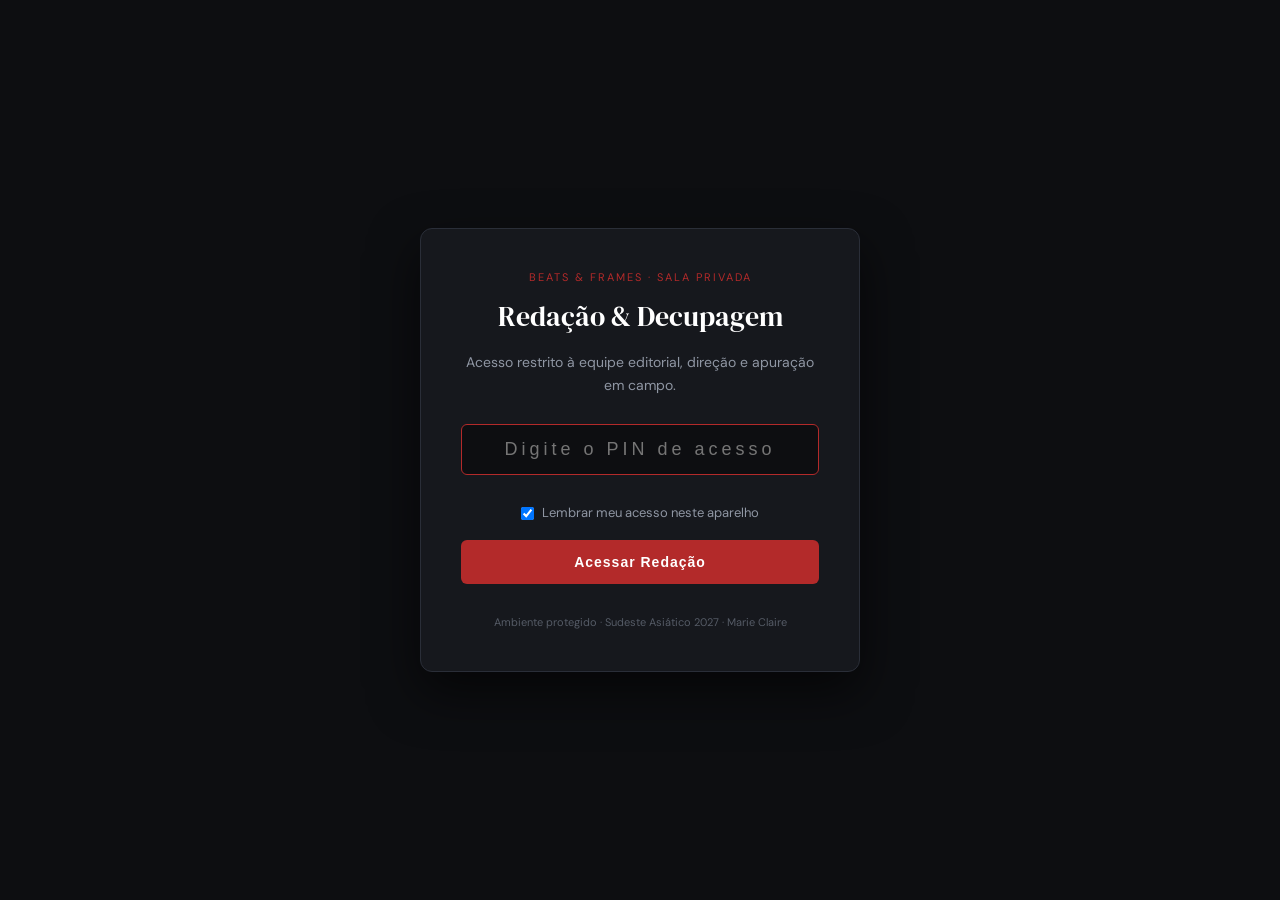
<file: redacao-privada/index.html>
<!DOCTYPE html>
<html lang="pt-BR">
<head>
<meta charset="utf-8">
<meta name="viewport" content="width=device-width, initial-scale=1">
<meta name="robots" content="noindex, nofollow, noarchive">
<title>Sala Editorial Privada · Beats & Frames</title>
<link rel="preconnect" href="https://fonts.googleapis.com">
<link rel="preconnect" href="https://fonts.gstatic.com" crossorigin>
<link rel="stylesheet" href="https://fonts.googleapis.com/css2?family=Cormorant+Garamond:ital,wght@0,500..700;1,500..700&family=DM+Sans:ital,wght@0,400..700;1,400..700&family=DM+Serif+Display:ital@0;1&display=swap">
<link rel="stylesheet" href="redacao.css">
</head>
<body class="theme-paper">

<!-- GATE DE ACESSO PRIVADO -->
<div id="gate" class="gate-overlay">
  <div class="gate-box">
    <p class="gate-eyebrow">BEATS & FRAMES · SALA PRIVADA</p>
    <h1 class="gate-title">Redação & Decupagem</h1>
    <p class="gate-sub">Acesso restrito à equipe editorial, direção e apuração em campo.</p>
    <form id="gate-form" onsubmit="event.preventDefault(); verificarPin();">
      <input type="password" id="pin-input" placeholder="Digite o PIN de acesso" autocomplete="off" autofocus>
      <label style="display: flex; align-items: center; justify-content: center; gap: 8px; margin: 12px 0 16px; font-size: 13px; color: #8f96a3; cursor: pointer;">
        <input type="checkbox" id="lembrar-dispositivo" checked> Lembrar meu acesso neste aparelho
      </label>
      <button type="submit" id="btn-entrar">Acessar Redação</button>
      <p id="pin-erro" class="gate-error" style="display: none;">PIN incorreto. Tente novamente.</p>
    </form>
    <p class="gate-footer">Ambiente protegido · Sudeste Asiático 2027 · Marie Claire</p>
  </div>
</div>

<!-- CABEÇALHO EDITORIAL -->
<header id="app-header" class="header" style="display: none;">
  <div class="header-inner">
    <div class="brand">
      <span class="brand-sub">BEATS & FRAMES · SALA DE REDAÇÃO</span>
      <h2 class="brand-title">Ambiente de Decupagem & Roteiros</h2>
    </div>
    <div class="header-controls">
      <button id="theme-toggle" class="btn-secondary" onclick="alternarTema()">Modo Dark / Papel</button>
      <button id="btn-sair" class="btn-secondary" onclick="sair()">Bloquear</button>
    </div>
  </div>
  
  <!-- BARRA DE SELEÇÃO DE PAUTAS -->
  <nav class="pautas-bar" id="pautas-nav">
    <div class="pautas-scroll" id="pautas-list">
      <!-- Injetado via JS -->
    </div>
  </nav>
</header>

<!-- CONTEÚDO PRINCIPAL -->
<main id="app-main" class="main-content" style="display: none;">
  <div class="content-container">
    
    <!-- METADADOS DA PAUTA ATIVA -->
    <div class="pauta-header">
      <div class="pauta-meta">
        <span class="badge" id="pauta-badge">PAUTA 01 · TAILÂNDIA</span>
        <span class="pauta-data" id="pauta-data">Atualizado automaticamente</span>
      </div>
      <h1 class="pauta-titulo" id="pauta-titulo">Carregando...</h1>
      <p class="pauta-sub" id="pauta-sub"></p>
    </div>

    <!-- ABAS EDITORIAIS -->
    <div class="tabs-bar">
      <button class="tab-btn active" onclick="mudarAba('reportagem')">📰 Reportagem Escrita</button>
      <button class="tab-btn" onclick="mudarAba('podcast')">🎙️ Roteiro de Podcast</button>
      <button class="tab-btn" onclick="mudarAba('video')">🎬 Roteiro de Vídeo (2 Colunas)</button>
      <button class="tab-btn" onclick="mudarAba('aspas')">💎 Aspas de Ouro & Decupagem</button>
      <button class="tab-btn" onclick="mudarAba('transcricao')">📝 Transcrição Integral</button>
    </div>

    <!-- PAINEL 1: REPORTAGEM ESCRITA -->
    <section id="panel-reportagem" class="panel active">
      <div class="editorial-paper">
        <div class="panel-toolbar">
          <span class="panel-tip">💡 Formato longform para texto impresso e digital</span>
          <button class="btn-copy" onclick="copiarConteudo('texto-reportagem')">Copiar Texto</button>
        </div>
        <article id="texto-reportagem" class="prose"></article>
      </div>
    </section>

    <!-- PAINEL 2: ROTEIRO DE PODCAST -->
    <section id="panel-podcast" class="panel">
      <div class="editorial-paper">
        <div class="panel-toolbar">
          <span class="panel-tip">🎙️ Formato narrativo com minutagem de sonoras e sound design</span>
          <button class="btn-copy" onclick="copiarConteudo('texto-podcast')">Copiar Roteiro</button>
        </div>
        <div id="texto-podcast" class="podcast-layout"></div>
      </div>
    </section>

    <!-- PAINEL 3: ROTEIRO DE VÍDEO -->
    <section id="panel-video" class="panel">
      <div class="editorial-paper wide">
        <div class="panel-toolbar">
          <span class="panel-tip">🎬 Tabela de decupagem audiovisual (Áudio × Vídeo)</span>
          <button class="btn-copy" onclick="copiarConteudo('tabela-video')">Copiar Roteiro</button>
        </div>
        <div id="tabela-video" class="video-table-wrapper"></div>
      </div>
    </section>

    <!-- PAINEL 4: ASPAS DE OURO -->
    <section id="panel-aspas" class="panel">
      <div class="editorial-paper">
        <div class="panel-toolbar">
          <span class="panel-tip">💎 Melhores sonoras e declarações indexadas com timecode</span>
        </div>
        <div id="grid-aspas" class="aspas-grid"></div>
      </div>
    </section>

    <!-- PAINEL 5: TRANSCRIÇÃO INTEGRAL -->
    <section id="panel-transcricao" class="panel">
      <div class="editorial-paper">
        <div class="panel-toolbar">
          <span class="panel-tip">📝 Registro na íntegra palavra por palavra com timecodes</span>
          <button class="btn-copy" onclick="copiarConteudo('texto-transcricao')">Copiar Transcrição</button>
        </div>
        <div id="texto-transcricao" class="transcript-view"></div>
      </div>
    </section>

  </div>
</main>

<script src="redacao.js"></script>
</body>
</html>
</file>
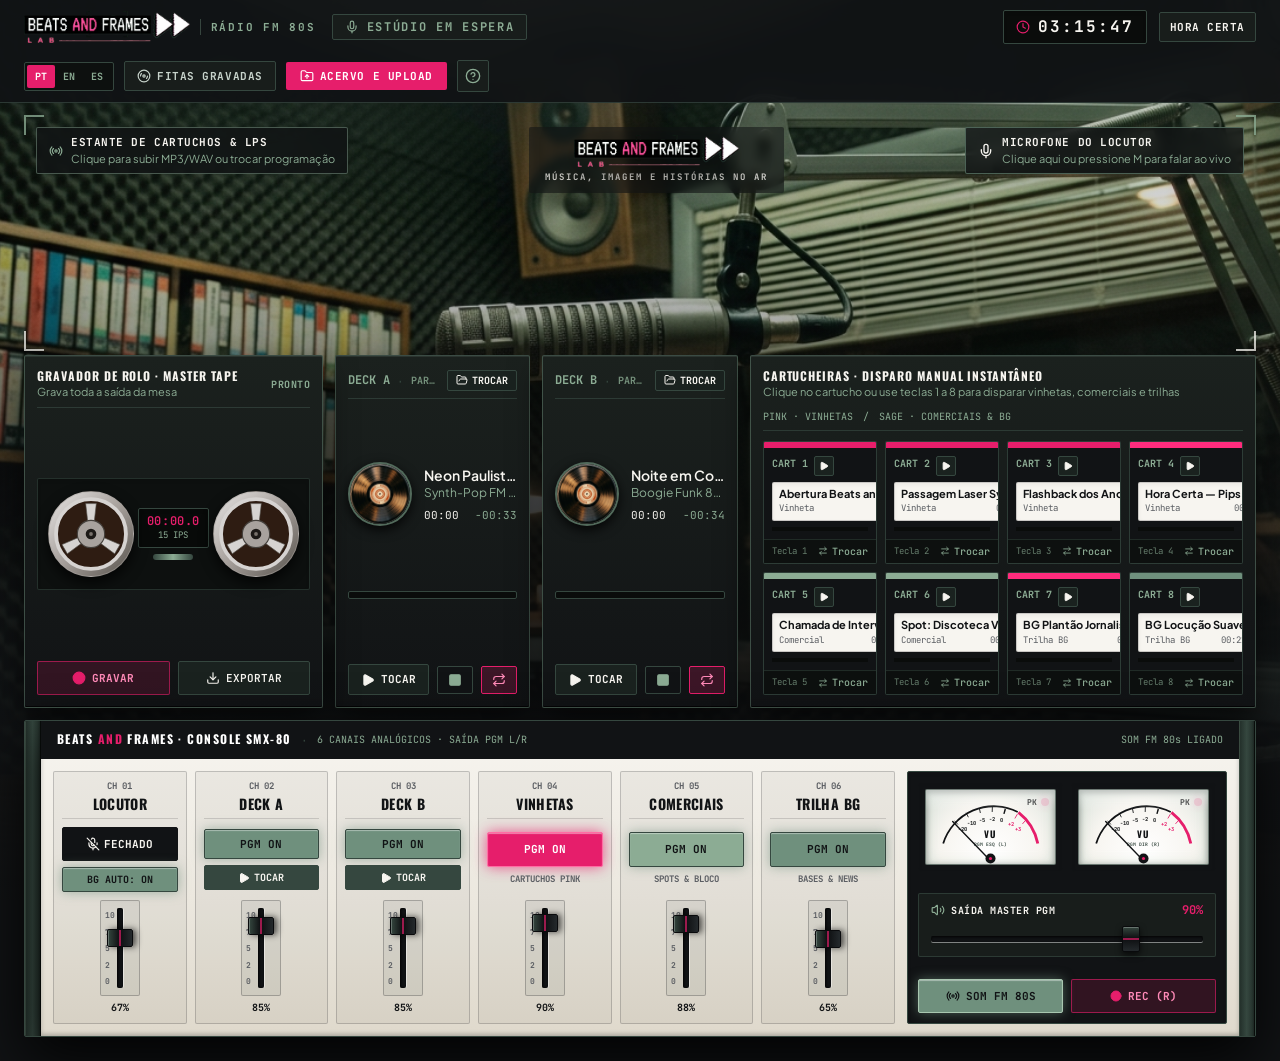
<file: studio-fm-80/index.html>
<!doctype html>
<html lang="pt-BR" class="dark">
  <head>
    <meta charset="UTF-8" />
    <meta name="viewport" content="width=device-width, initial-scale=1.0" />
    <title>Beats and Frames — Rádio Estúdio Anos 80</title>
    <meta
      name="description"
      content="Estúdio de rádio FM dos anos 80 da Beats and Frames em primeira pessoa: mesa analógica, cartucheiras manuais de vinhetas e comerciais, microfone ao vivo e exportação em WAV."
    />
    <meta property="og:title" content="Beats and Frames — Rádio Estúdio Anos 80" />
    <meta
      property="og:description"
      content="Música, imagem e histórias no ar. Comande a cabine de rádio FM dos anos 80 da Beats and Frames, dispare vinhetas e comerciais e exporte seu programa."
    />
    <meta property="og:type" content="website" />
    <meta name="twitter:card" content="summary_large_image" />
    <link rel="preconnect" href="https://fonts.googleapis.com" />
    <link rel="preconnect" href="https://fonts.gstatic.com" crossorigin />
    <link
      href="https://fonts.googleapis.com/css2?family=JetBrains+Mono:wght@400;500;600;700&family=Oswald:wght@500;600;700&family=Plus+Jakarta+Sans:wght@400;500;600;700&display=swap"
      rel="stylesheet"
    />
    <script type="module" crossorigin src="./assets/index-Ces9eYBI.js"></script>
    <link rel="stylesheet" crossorigin href="./assets/index-BSlgsQK_.css">
  </head>
  <body class="bg-[#111315] text-[#f7f5f0] antialiased selection:bg-[#e61e6b]/30 selection:text-white">
    <div id="root"></div>
  </body>
</html>
</file>
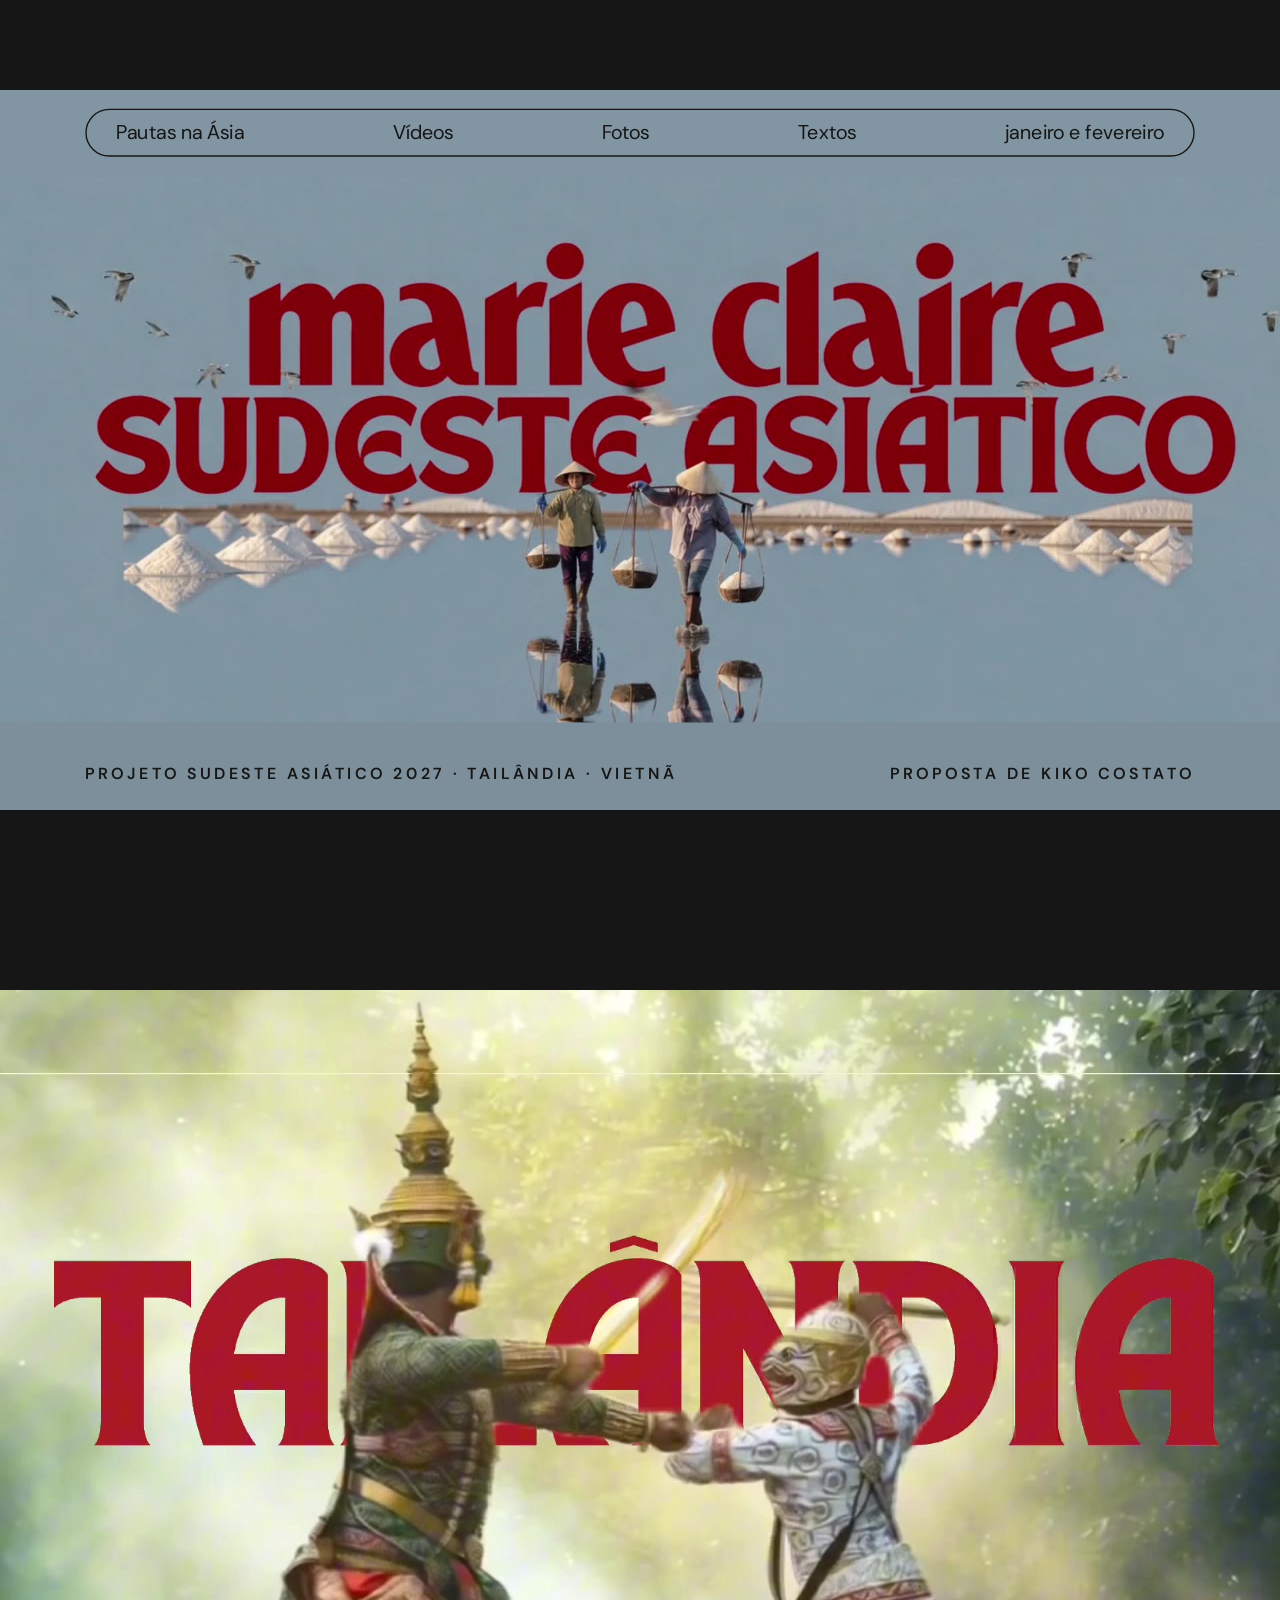
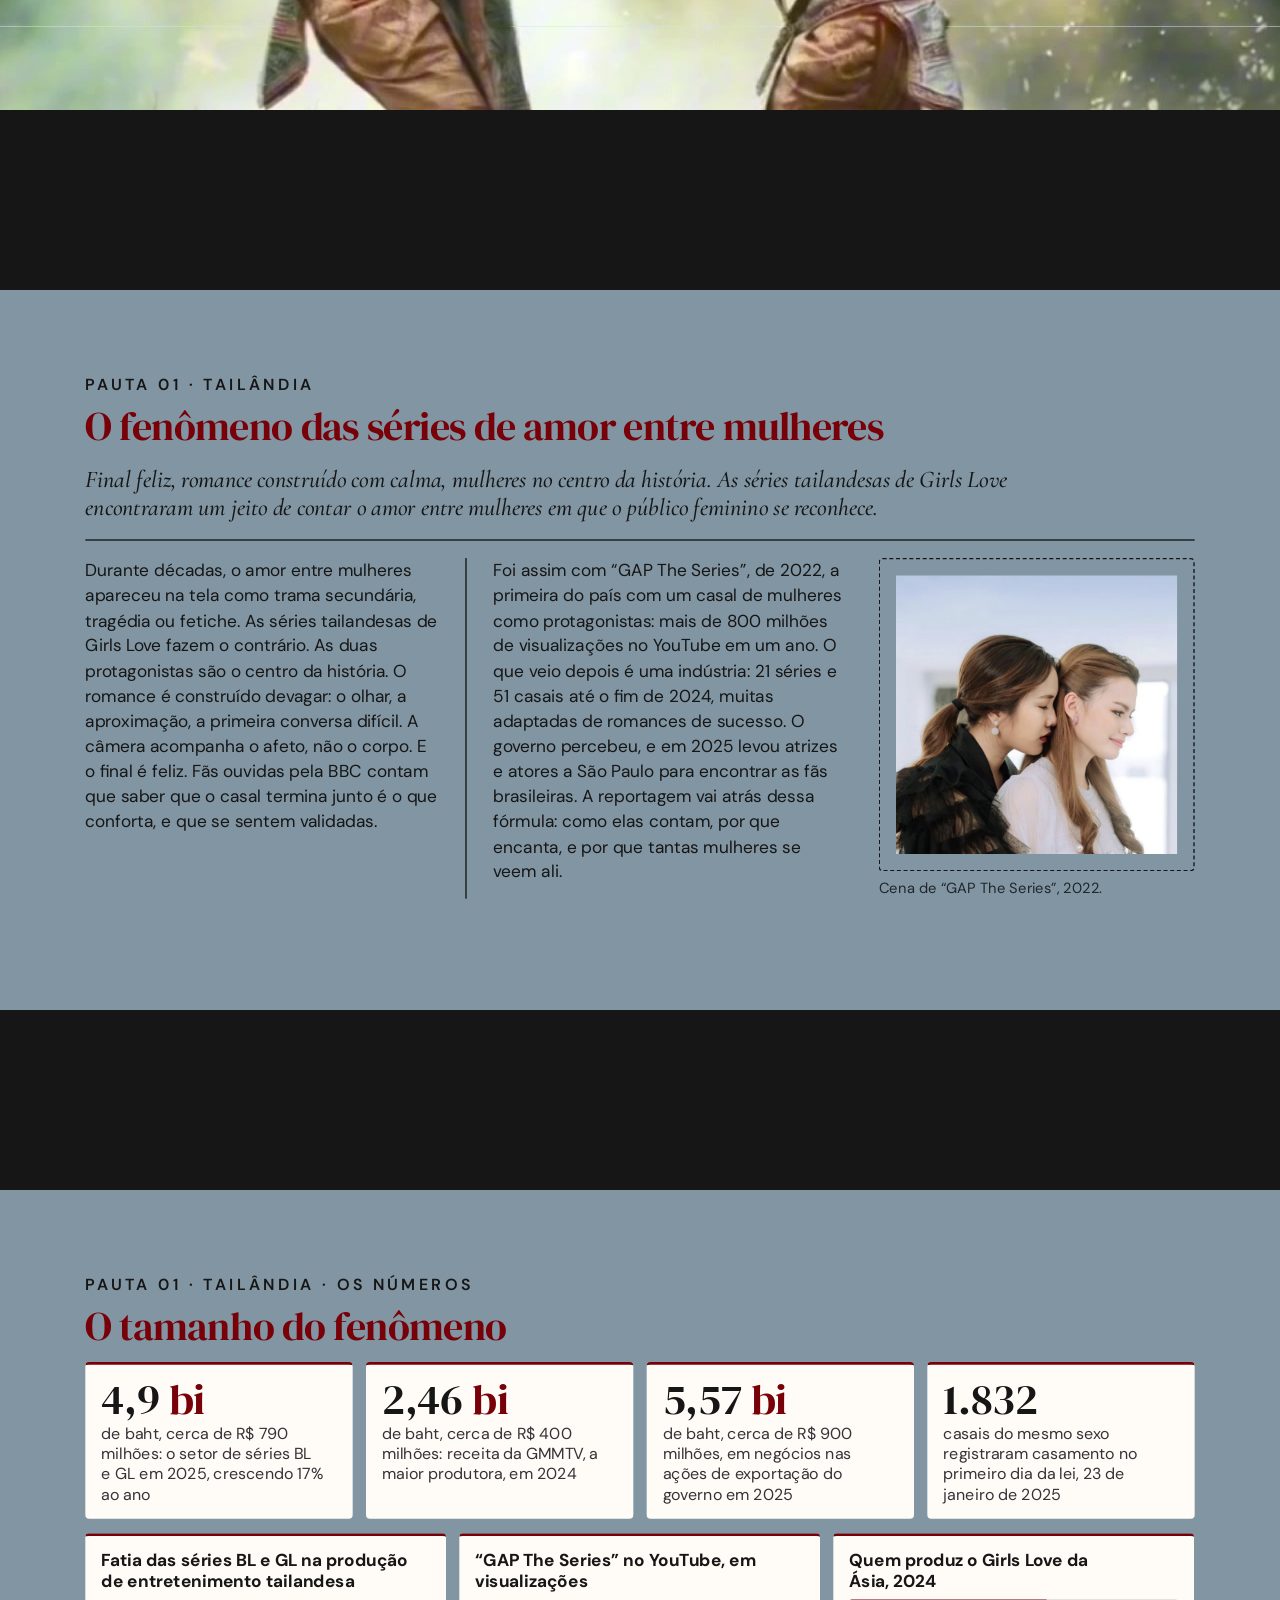
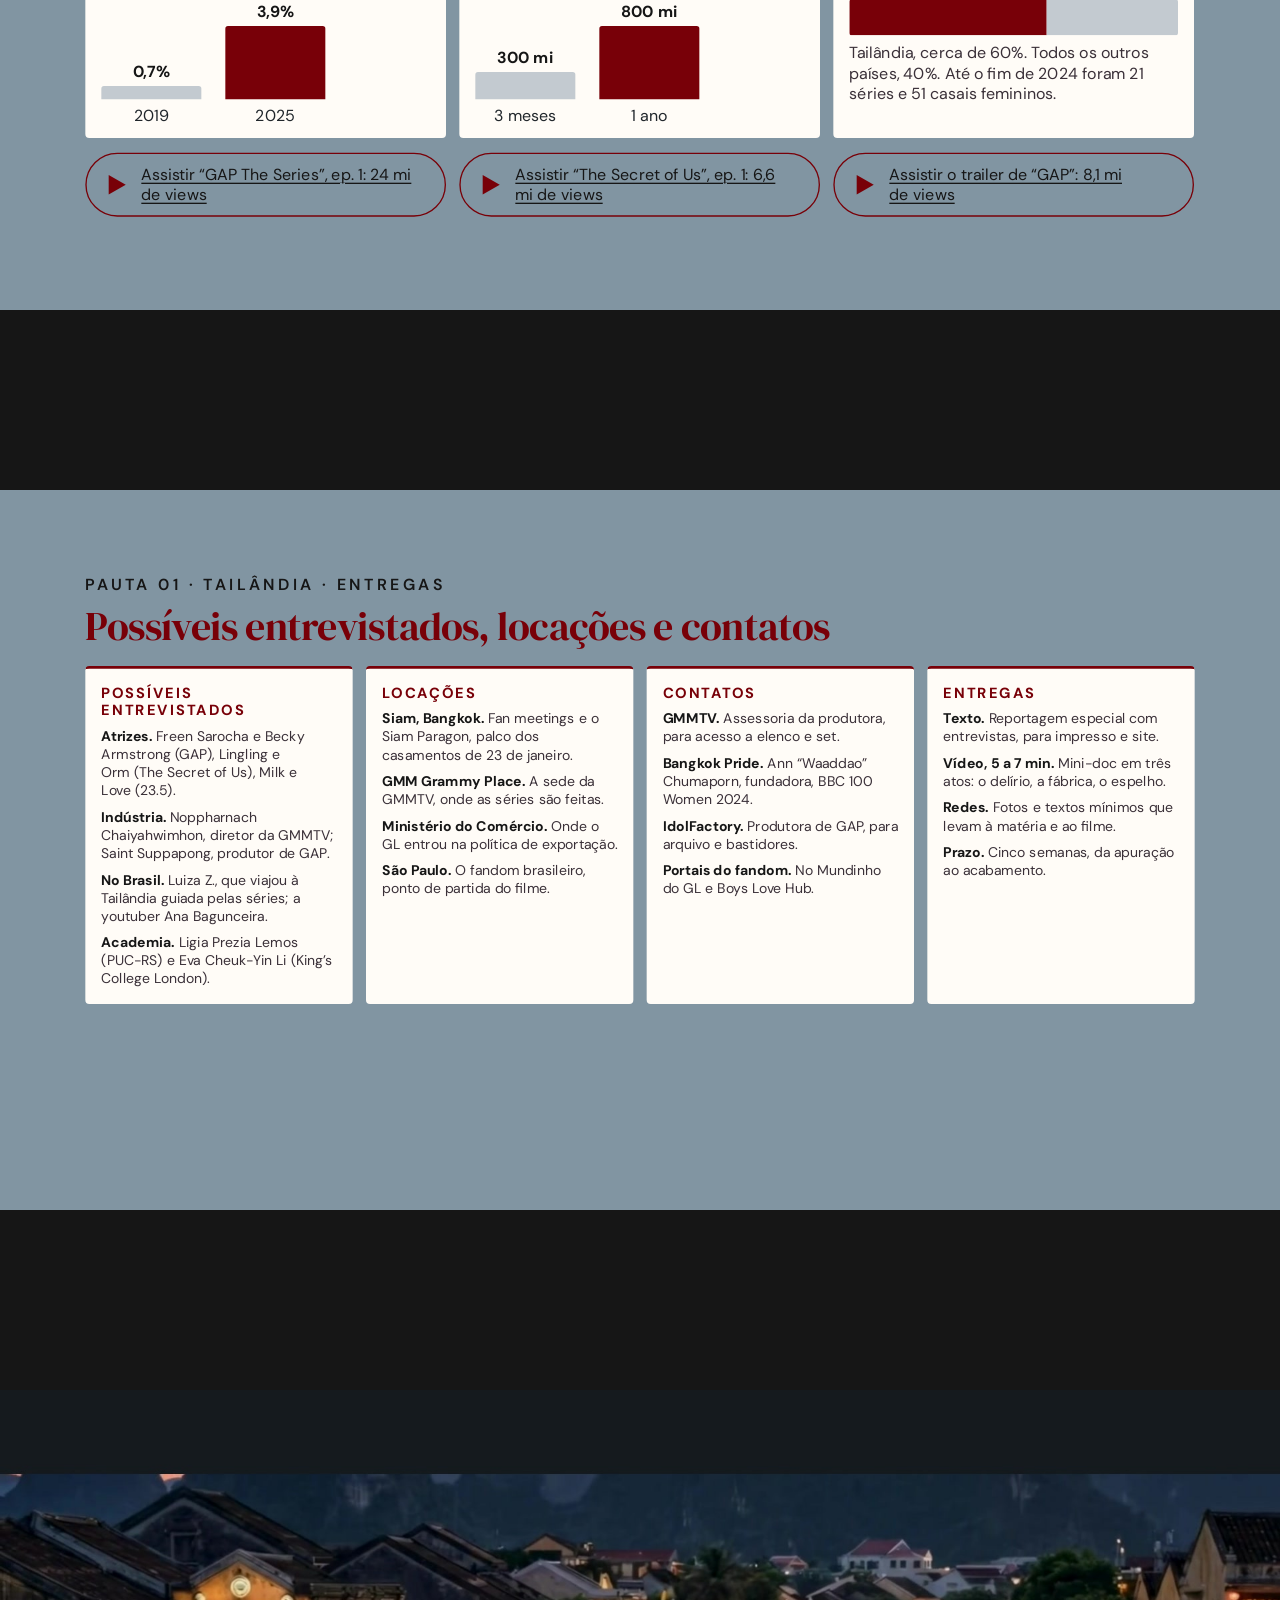
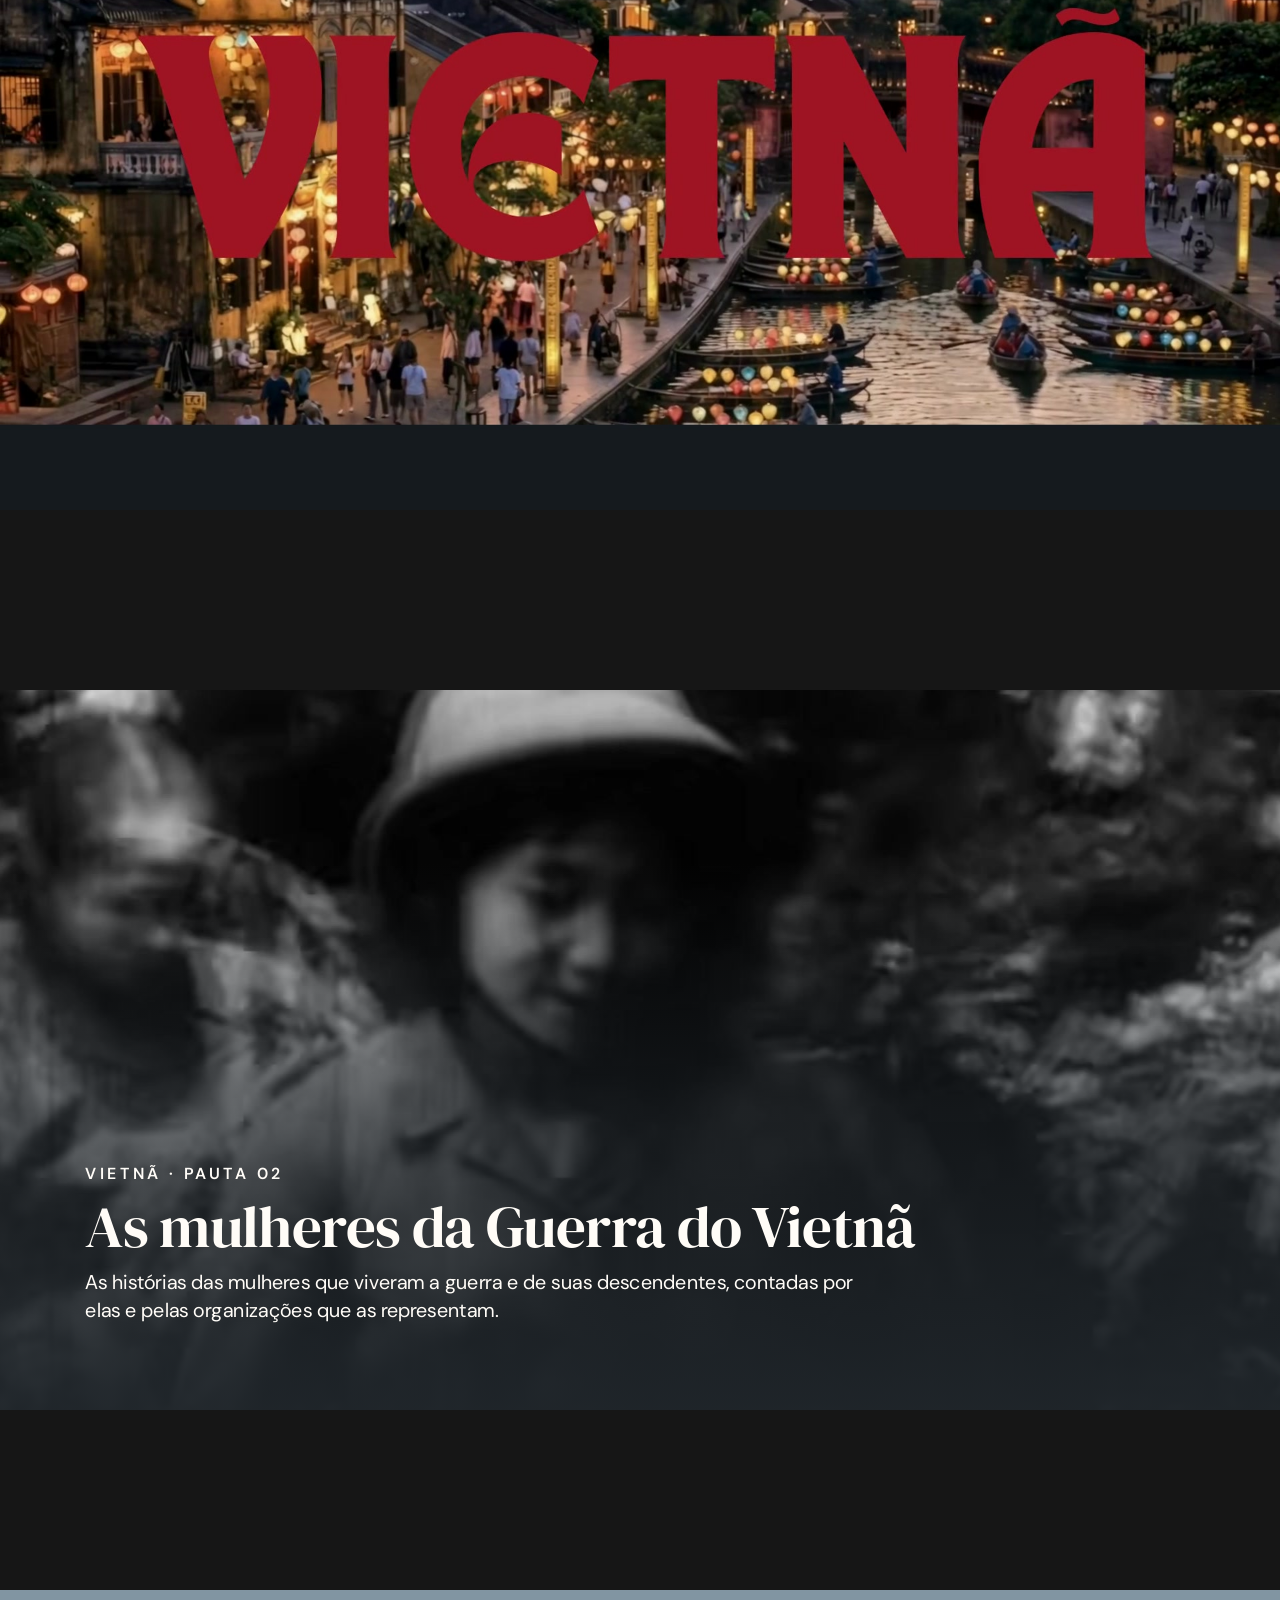
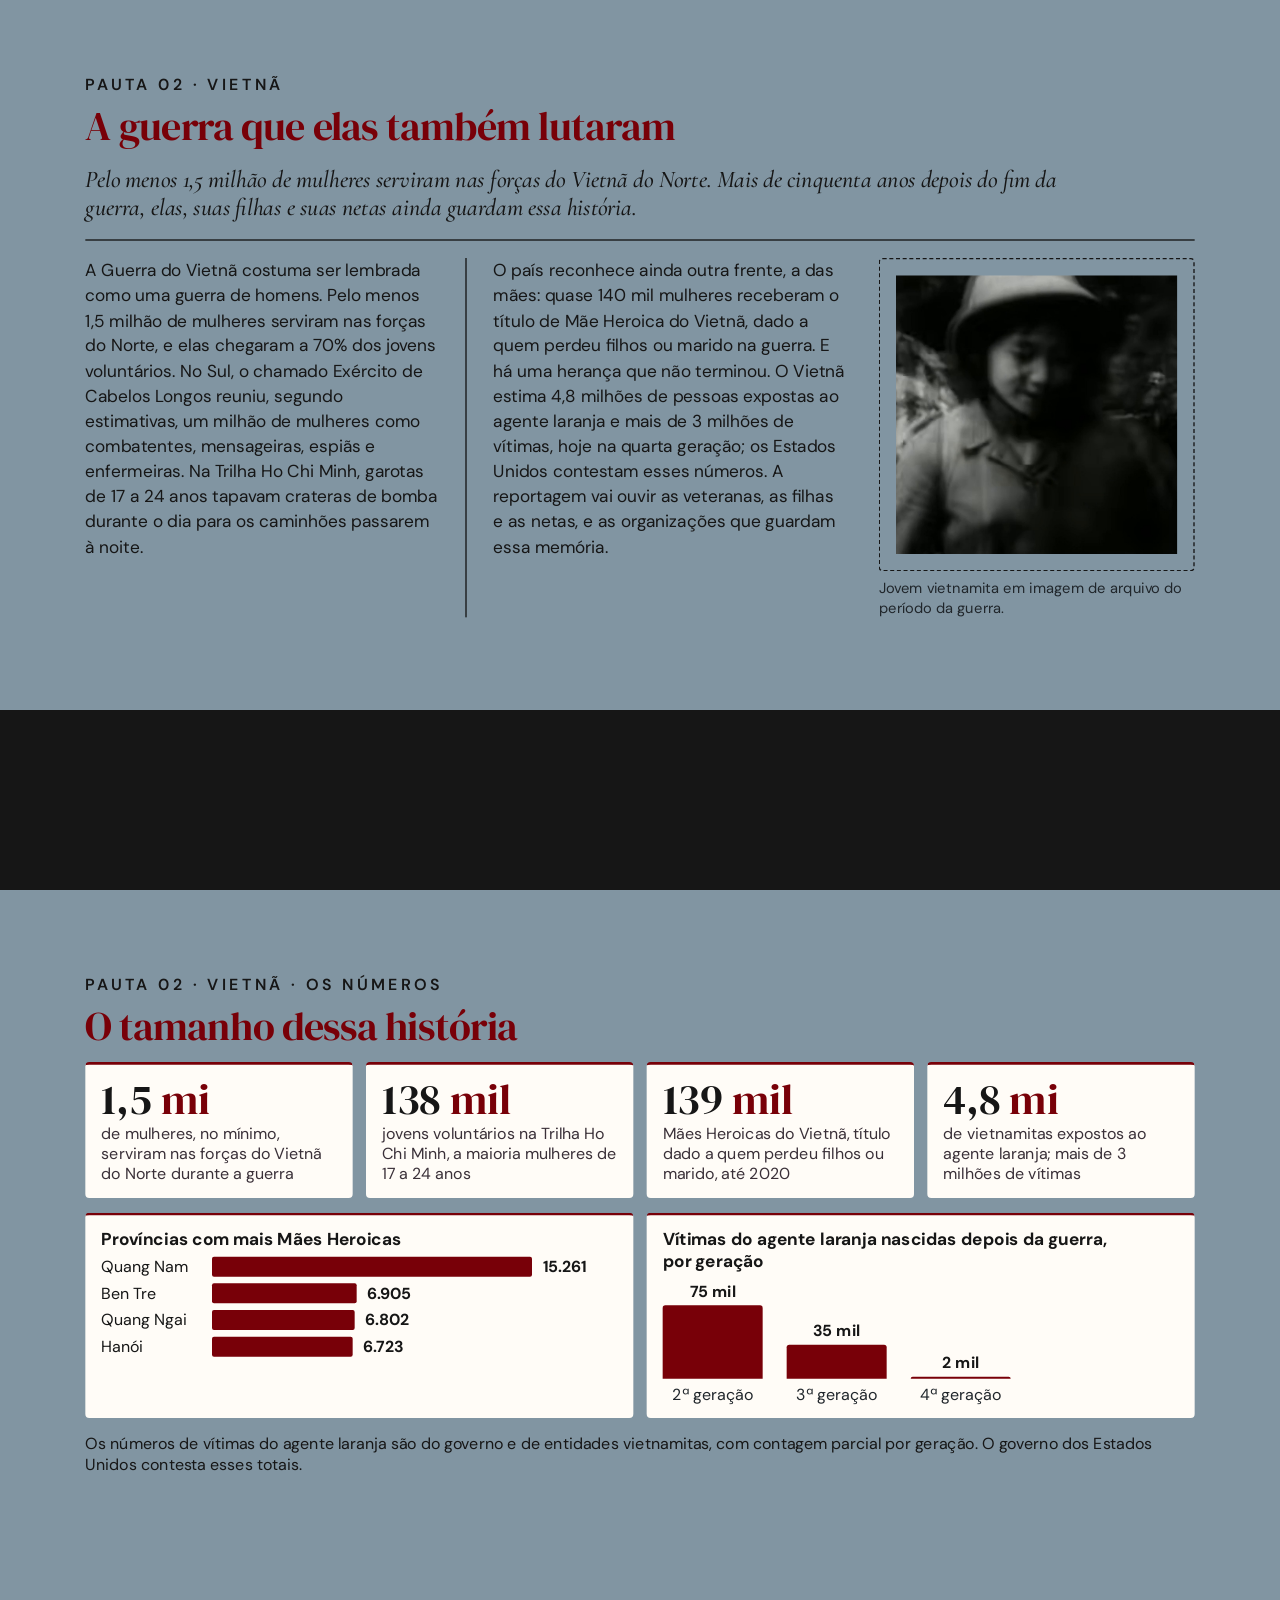
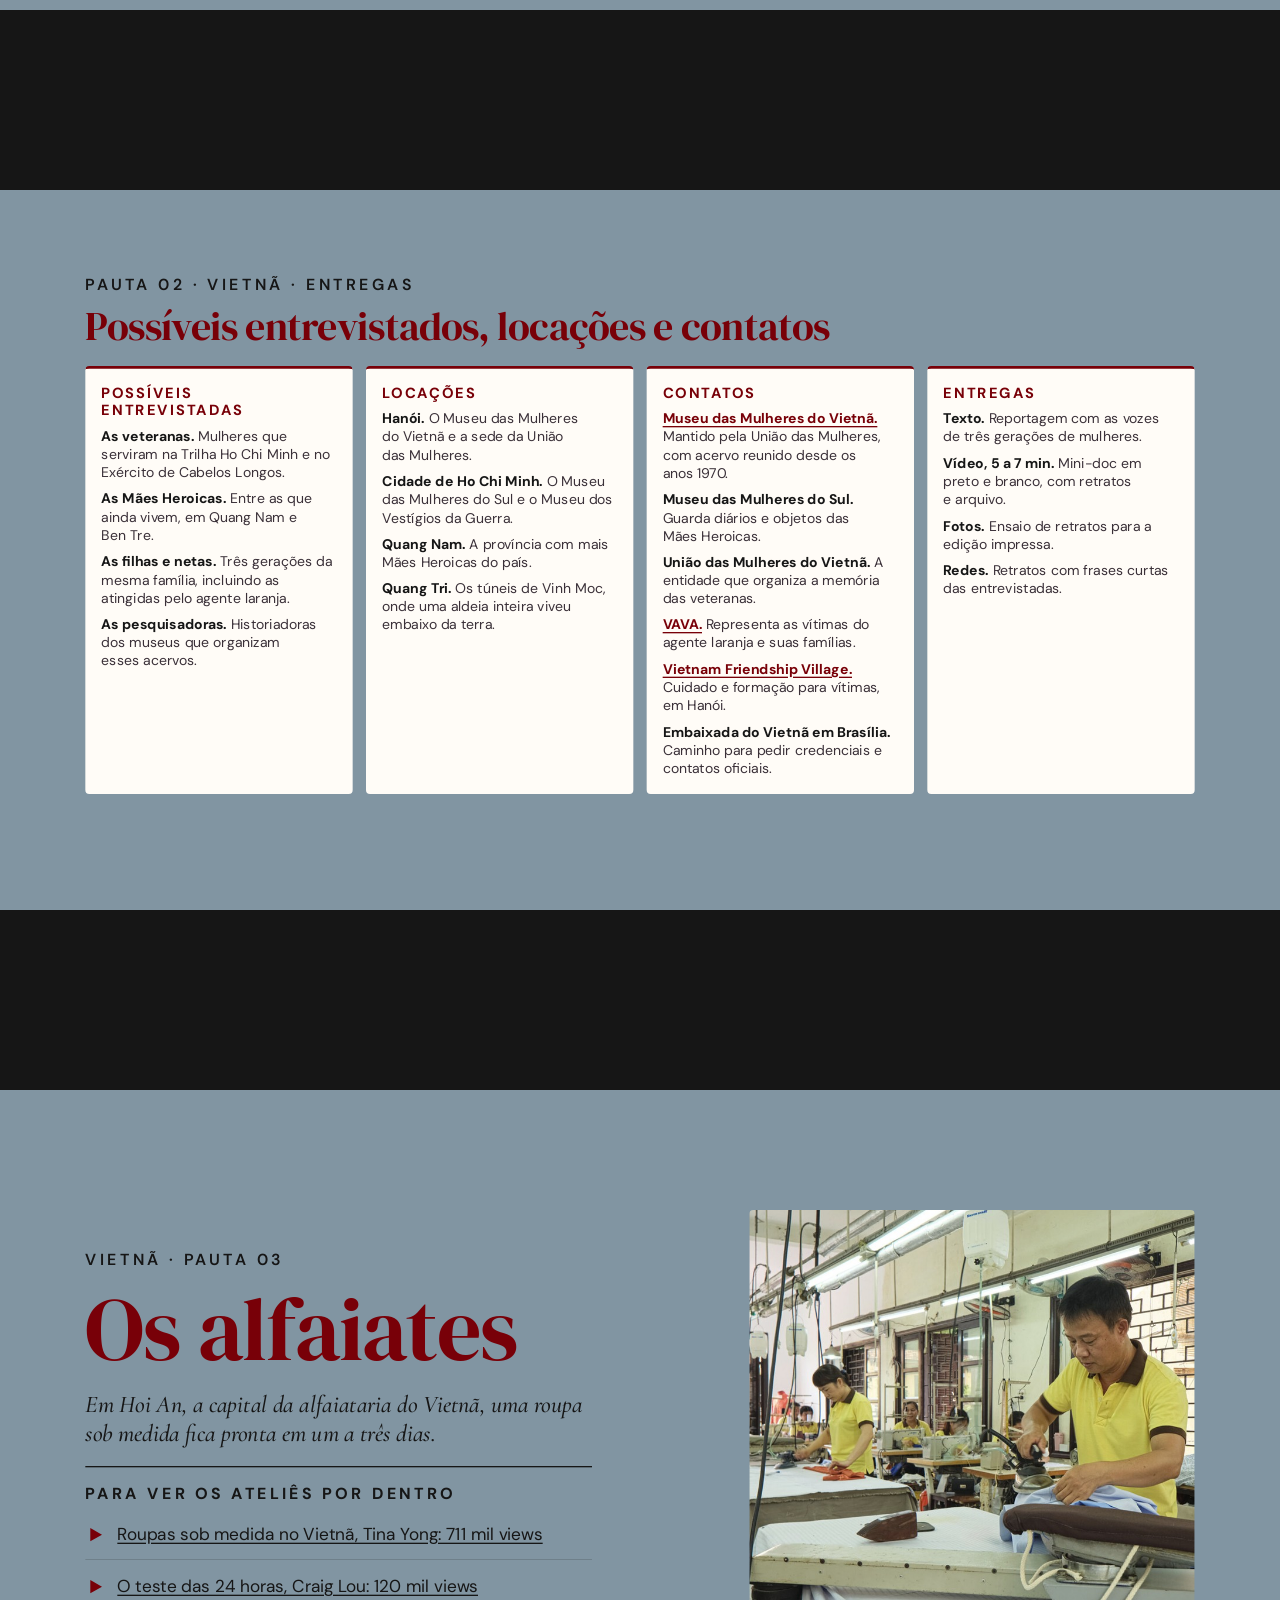
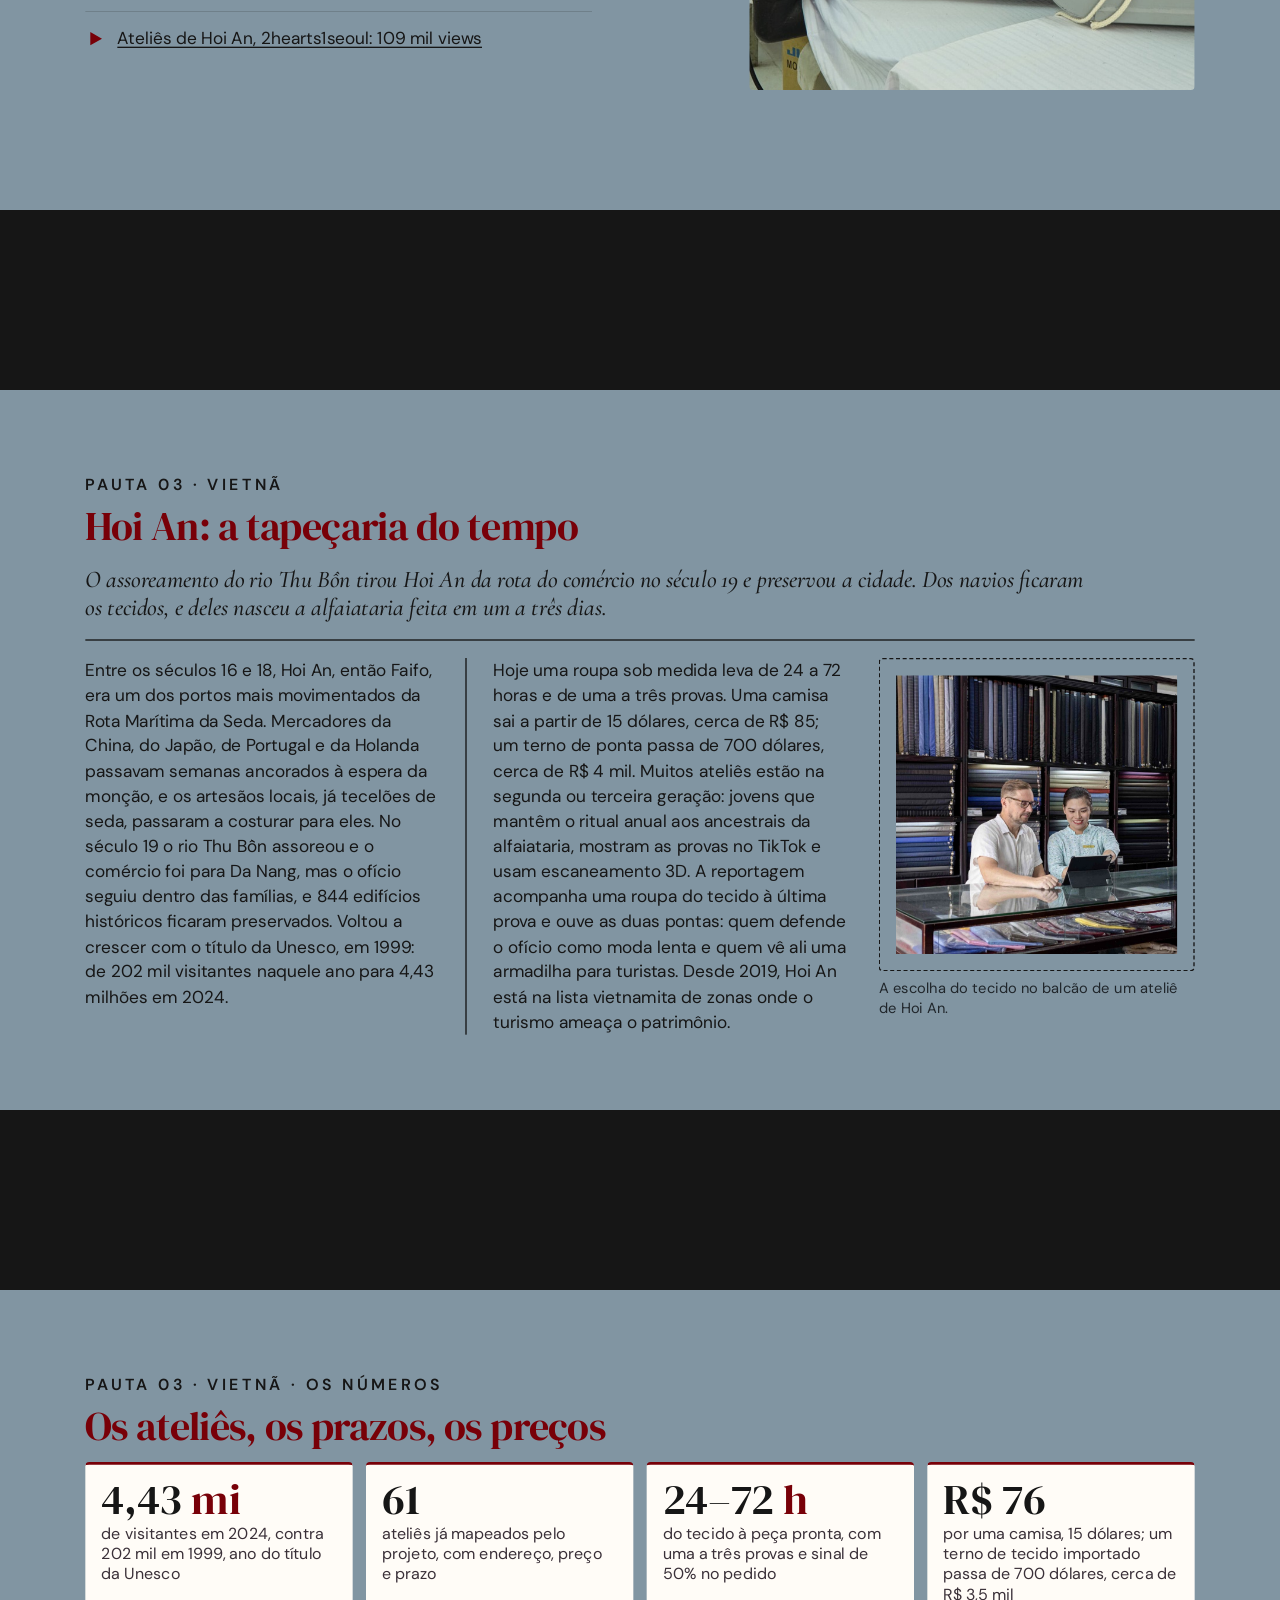
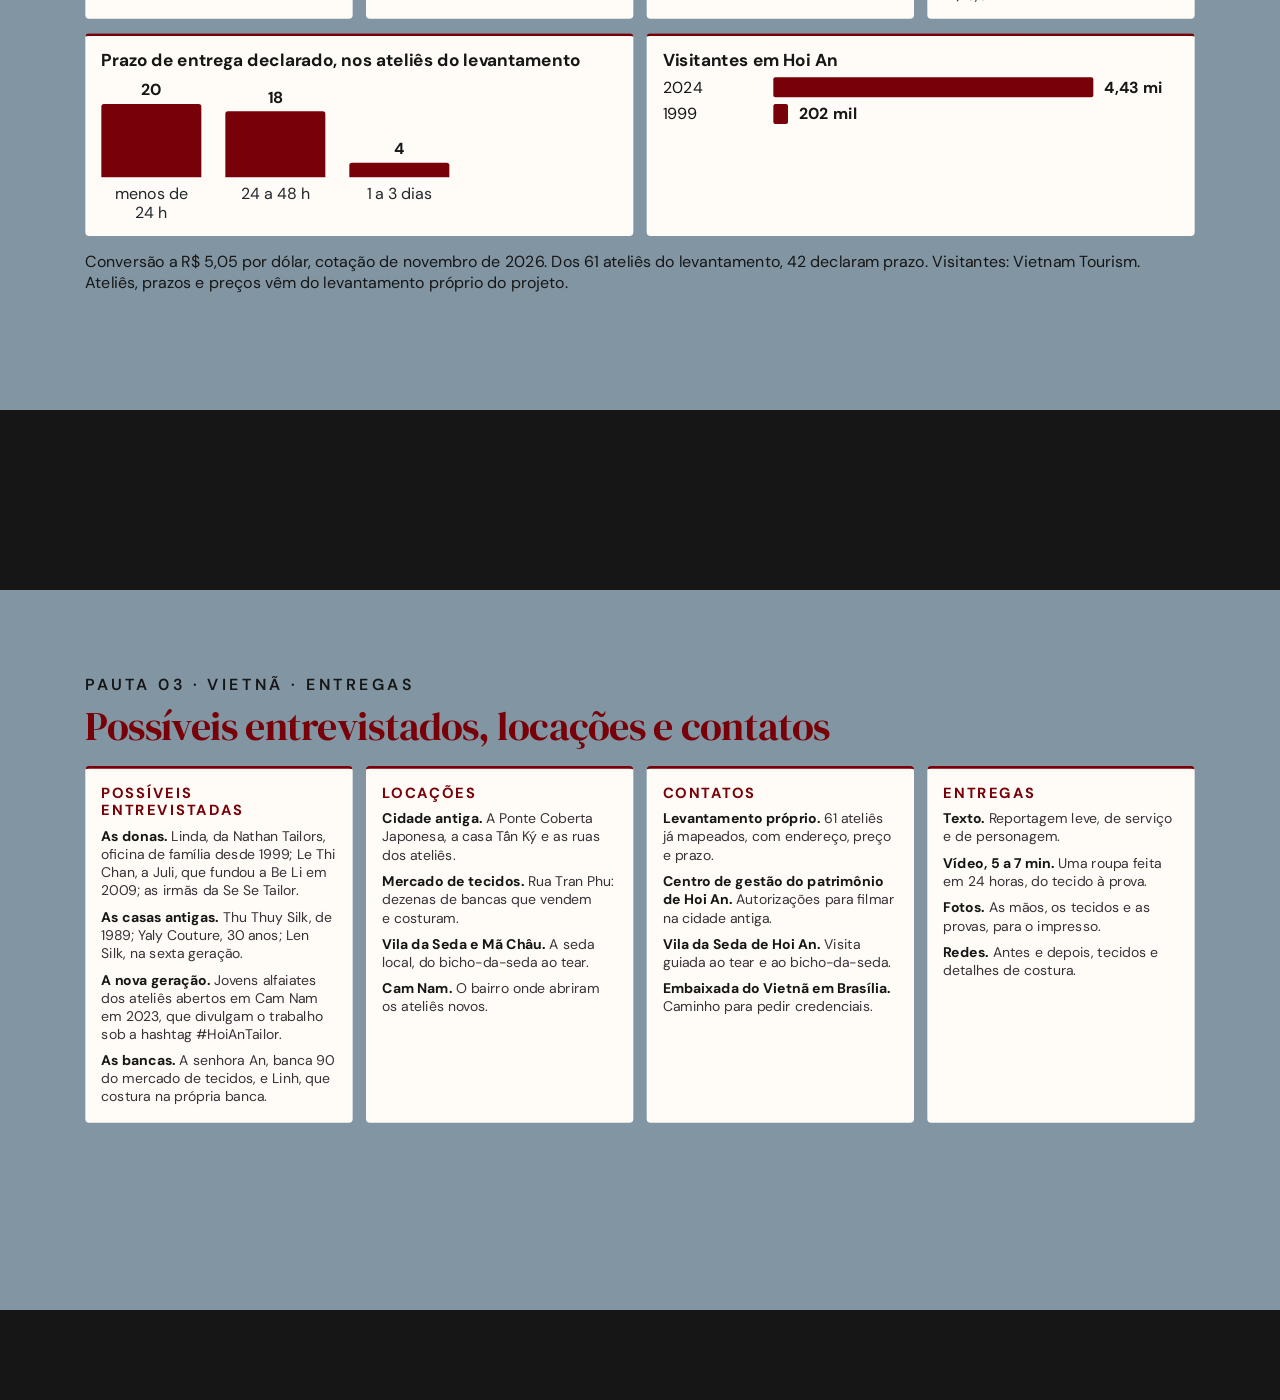
<file: sudeste-asiatico-2027/index.html>
<!DOCTYPE html>
<html lang="pt-BR">
<head>
<meta charset="utf-8">
<meta name="viewport" content="width=device-width, initial-scale=1">
<meta name="robots" content="noindex, nofollow">
<title>Projeto Sudeste Asiático 2027 — proposta de Kiko Costato</title>
<link rel="preconnect" href="https://fonts.googleapis.com">
<link rel="preconnect" href="https://fonts.gstatic.com" crossorigin>
<link rel="stylesheet" href="https://fonts.googleapis.com/css2?family=Cormorant+Garamond:ital,wght@0,500..700;1,500..700&display=swap">
<link rel="stylesheet" href="https://fonts.googleapis.com/css2?family=DM+Sans:wght@400..1000&display=swap">
<link rel="stylesheet" href="https://fonts.googleapis.com/css2?family=DM+Serif+Display:ital@0;1&display=swap">
<link rel="stylesheet" href="viewer.css">
<link rel="stylesheet" href="deck.css">
</head>
<body>
<main id="deck">
<div class="stage"><div class="scaler"><section id="capa" class="capa" data-transition="push">
<video class="capa-video" src="assets/capa.mp4" poster="assets/capa.jpg" autoplay muted loop playsinline aria-label="Letreiro “marie claire, Sudeste Asiático” em vermelho, com duas salineiras de chapéu cônico caminhando sobre a água e gaivotas voando"></video>
<div class="capa-nav">
<p class="capa-nav-item">Pautas na Ásia</p>
<p class="capa-nav-item">Vídeos</p>
<p class="capa-nav-item">Fotos</p>
<p class="capa-nav-item">Textos</p>
<p class="capa-nav-item">janeiro e fevereiro</p>
</div>
<div class="capa-credits">
<p class="capa-credit">PROJETO SUDESTE ASIÁTICO 2027 · TAILÂNDIA · VIETNÃ</p>
<p class="capa-credit">PROPOSTA DE KIKO COSTATO</p>
</div>
</section></div></div>
<div class="stage"><div class="scaler"><section id="abre-tailandia" class="abre-video" data-transition="push">
<video class="abre-video-bg" src="assets/tailandia.mp4?v=4" poster="assets/tailandia.jpg?v=4" autoplay muted loop playsinline aria-label="Letreiro “TAILÂNDIA” em vermelho sobre dois dançarinos de khon em máscara e traje dourado, no meio da floresta"></video>
</section></div></div>
<div class="stage"><div class="scaler"><section id="pauta1-historia" class="light art" data-transition="push">
<div class="head">
<p class="eyebrow">PAUTA 01 · TAILÂNDIA</p>
<h2 class="h-pauta">O fenômeno das séries de amor entre mulheres</h2>
</div>
<p class="standfirst">Final feliz, romance construído com calma, mulheres no centro da história. As séries tailandesas de Girls Love encontraram um jeito de contar o amor entre mulheres em que o público feminino se reconhece.</p>
<div class="art-row">
<div class="art-cols">
<p class="art-col art-col-a">Durante décadas, o amor entre mulheres apareceu na tela como trama secundária, tragédia ou fetiche. As séries tailandesas de Girls Love fazem o contrário. As duas protagonistas são o centro da história. O romance é construído devagar: o olhar, a aproximação, a primeira conversa difícil. A câmera acompanha o afeto, não o corpo. E o final é feliz. Fãs ouvidas pela BBC contam que saber que o casal termina junto é o que conforta, e que se sentem validadas.</p>
<p class="art-col art-col-b">Foi assim com “GAP The Series”, de 2022, a primeira do país com um casal de mulheres como protagonistas: mais de 800 milhões de visualizações no YouTube em um ano. O que veio depois é uma indústria: 21 séries e 51 casais até o fim de 2024, muitas adaptadas de romances de sucesso. O governo percebeu, e em 2025 levou atrizes e atores a São Paulo para encontrar as fãs brasileiras. A reportagem vai atrás dessa fórmula: como elas contam, por que encanta, e por que tantas mulheres se veem ali.</p>
</div>
<div class="art-fig">
<img class="art-slot" src="assets/foto-gap.jpg" alt="Duas atrizes de costas uma para a outra numa sala clara, uma encostando o rosto no ombro da outra, as duas de olhos baixos">
<p class="art-cap">Cena de “GAP The Series”, 2022.</p>
</div>
</div>
</section></div></div>
<div class="stage"><div class="scaler"><section id="pauta1-numeros" class="light nums" data-transition="push">
<div class="head">
<p class="eyebrow">PAUTA 01 · TAILÂNDIA · OS NÚMEROS</p>
<h2 class="h-pauta">O tamanho do fenômeno</h2>
</div>
<div class="tiles">
<div class="tile"><p class="tile-num">4,9 <span class="tile-unit">bi</span></p><p class="tile-txt">de baht, cerca de R$ 790 milhões: o setor de séries BL e GL em 2025, crescendo 17% ao ano</p></div>
<div class="tile"><p class="tile-num">2,46 <span class="tile-unit">bi</span></p><p class="tile-txt">de baht, cerca de R$ 400 milhões: receita da GMMTV, a maior produtora, em 2024</p></div>
<div class="tile"><p class="tile-num">5,57 <span class="tile-unit">bi</span></p><p class="tile-txt">de baht, cerca de R$ 900 milhões, em negócios nas ações de exportação do governo em 2025</p></div>
<div class="tile"><p class="tile-num">1.832</p><p class="tile-txt">casais do mesmo sexo registraram casamento no primeiro dia da lei, 23 de janeiro de 2025</p></div>
</div>
<div class="charts">
<div class="chart">
<p class="chart-title">Fatia das séries BL e GL na produção de entretenimento tailandesa</p>
<div class="bars"><div class="barcol"><p class="bar-val">0,7%</p><div class="bar bar-quiet" style="height:20px"></div></div><div class="barcol"><p class="bar-val">3,9%</p><div class="bar" style="height:110px"></div></div></div>
<div class="bar-labels"><p class="bar-lab">2019</p><p class="bar-lab">2025</p></div>
</div>
<div class="chart">
<p class="chart-title">“GAP The Series” no YouTube, em visualizações</p>
<div class="bars"><div class="barcol"><p class="bar-val">300 mi</p><div class="bar bar-quiet" style="height:41px"></div></div><div class="barcol"><p class="bar-val">800 mi</p><div class="bar" style="height:110px"></div></div></div>
<div class="bar-labels"><p class="bar-lab">3 meses</p><p class="bar-lab">1 ano</p></div>
</div>
<div class="chart">
<p class="chart-title">Quem produz o Girls Love da Ásia, 2024</p>
<div class="hbar"><div class="hbar-a"></div><div class="hbar-b"></div></div>
<p class="hbar-key">Tailândia, cerca de 60%. Todos os outros países, 40%. Até o fim de 2024 foram 21 séries e 51 casais femininos.</p>
</div>
</div>
<div class="vids">
<div class="vid"><svg class="vid-icon" viewBox="0 0 24 24" aria-hidden="true"><path d="M6 4l14 8-14 8z" fill="currentColor"/></svg><p class="vid-txt"><a href="https://www.youtube.com/watch?v=o3gZsuz8w8o" target="_blank" rel="noopener">Assistir “GAP The Series”, ep. 1: 24 mi de views</a></p></div>
<div class="vid"><svg class="vid-icon" viewBox="0 0 24 24" aria-hidden="true"><path d="M6 4l14 8-14 8z" fill="currentColor"/></svg><p class="vid-txt"><a href="https://www.youtube.com/watch?v=bgLSvDzl0HA" target="_blank" rel="noopener">Assistir “The Secret of Us”, ep. 1: 6,6 mi de views</a></p></div>
<div class="vid"><svg class="vid-icon" viewBox="0 0 24 24" aria-hidden="true"><path d="M6 4l14 8-14 8z" fill="currentColor"/></svg><p class="vid-txt"><a href="https://www.youtube.com/watch?v=j5SrTAx-dHg" target="_blank" rel="noopener">Assistir o trailer de “GAP”: 8,1 mi de views</a></p></div>
</div>
</section></div></div>
<div class="stage"><div class="scaler"><section id="pauta1-pacote" class="light plan" data-transition="push">
<div class="head">
<p class="eyebrow">PAUTA 01 · TAILÂNDIA · ENTREGAS</p>
<h2 class="h-pauta">Possíveis entrevistados, locações e contatos</h2>
</div>
<div class="cols4">
<div class="col col-a">
<p class="col-kicker">POSSÍVEIS ENTREVISTADOS</p>
<p class="col-item"><span class="col-key">Atrizes.</span> Freen Sarocha e Becky Armstrong (GAP), Lingling e Orm (The Secret of Us), Milk e Love (23.5).</p>
<p class="col-item"><span class="col-key">Indústria.</span> Noppharnach Chaiyahwimhon, diretor da GMMTV; Saint Suppapong, produtor de GAP.</p>
<p class="col-item"><span class="col-key">No Brasil.</span> Luiza Z., que viajou à Tailândia guiada pelas séries; a youtuber Ana Bagunceira.</p>
<p class="col-item"><span class="col-key">Academia.</span> Ligia Prezia Lemos (PUC-RS) e Eva Cheuk-Yin Li (King’s College London).</p>
</div>
<div class="col col-b">
<p class="col-kicker">LOCAÇÕES</p>
<p class="col-item"><span class="col-key">Siam, Bangkok.</span> Fan meetings e o Siam Paragon, palco dos casamentos de 23 de janeiro.</p>
<p class="col-item"><span class="col-key">GMM Grammy Place.</span> A sede da GMMTV, onde as séries são feitas.</p>
<p class="col-item"><span class="col-key">Ministério do Comércio.</span> Onde o GL entrou na política de exportação.</p>
<p class="col-item"><span class="col-key">São Paulo.</span> O fandom brasileiro, ponto de partida do filme.</p>
</div>
<div class="col col-c">
<p class="col-kicker">CONTATOS</p>
<p class="col-item"><span class="col-key">GMMTV.</span> Assessoria da produtora, para acesso a elenco e set.</p>
<p class="col-item"><span class="col-key">Bangkok Pride.</span> Ann “Waaddao” Chumaporn, fundadora, BBC 100 Women 2024.</p>
<p class="col-item"><span class="col-key">IdolFactory.</span> Produtora de GAP, para arquivo e bastidores.</p>
<p class="col-item"><span class="col-key">Portais do fandom.</span> No Mundinho do GL e Boys Love Hub.</p>
</div>
<div class="col col-d">
<p class="col-kicker">ENTREGAS</p>
<p class="col-item"><span class="col-key">Texto.</span> Reportagem especial com entrevistas, para impresso e site.</p>
<p class="col-item"><span class="col-key">Vídeo, 5 a 7 min.</span> Mini-doc em três atos: o delírio, a fábrica, o espelho.</p>
<p class="col-item"><span class="col-key">Redes.</span> Fotos e textos mínimos que levam à matéria e ao filme.</p>
<p class="col-item"><span class="col-key">Prazo.</span> Cinco semanas, da apuração ao acabamento.</p>
</div>
</div>
</section></div></div>
<div class="stage"><div class="scaler"><section id="abre-vietna" class="abre-video" data-transition="push">
<video class="abre-video-bg" src="assets/vietna.mp4" poster="assets/vietna.jpg" autoplay muted loop playsinline aria-label="Letreiro “VIETNÃ” em vermelho sobre a cidade antiga de Hoi An à noite, com lanternas acesas e barcos iluminados no rio"></video>
</section></div></div>
<div class="stage"><div class="scaler"><section id="pauta2-guerra" class="war" data-transition="push">
<video class="war-img" src="assets/guerra.mp4" poster="assets/guerra.jpg" autoplay muted loop playsinline aria-label="Imagens de arquivo em preto e branco: jovens vietnamitas de capacete marchando pela mata, uma turma carregando vigas de madeira sobre um leito de estrada em obras, e um cartaz escrito em vietnamita no acostamento"></video>
<div class="war-shade"></div>
<p class="war-kicker">VIETNÃ · PAUTA 02</p>
<h2 class="war-title">As mulheres da Guerra do Vietnã</h2>
<p class="war-sub">As histórias das mulheres que viveram a guerra e de suas descendentes, contadas por elas e pelas organizações que as representam.</p>
</section></div></div>
<div class="stage"><div class="scaler"><section id="pauta2-artigo" class="light art" data-transition="push">
<div class="head">
<p class="eyebrow">PAUTA 02 · VIETNÃ</p>
<h2 class="h-pauta">A guerra que elas também lutaram</h2>
</div>
<p class="standfirst">Pelo menos 1,5 milhão de mulheres serviram nas forças do Vietnã do Norte. Mais de cinquenta anos depois do fim da guerra, elas, suas filhas e suas netas ainda guardam essa história.</p>
<div class="art-row">
<div class="art-cols">
<p class="art-col art-col-a">A Guerra do Vietnã costuma ser lembrada como uma guerra de homens. Pelo menos 1,5 milhão de mulheres serviram nas forças do Norte, e elas chegaram a 70% dos jovens voluntários. No Sul, o chamado Exército de Cabelos Longos reuniu, segundo estimativas, um milhão de mulheres como combatentes, mensageiras, espiãs e enfermeiras. Na Trilha Ho Chi Minh, garotas de 17 a 24 anos tapavam crateras de bomba durante o dia para os caminhões passarem à noite.</p>
<p class="art-col art-col-b">O país reconhece ainda outra frente, a das mães: quase 140 mil mulheres receberam o título de Mãe Heroica do Vietnã, dado a quem perdeu filhos ou marido na guerra. E há uma herança que não terminou. O Vietnã estima 4,8 milhões de pessoas expostas ao agente laranja e mais de 3 milhões de vítimas, hoje na quarta geração; os Estados Unidos contestam esses números. A reportagem vai ouvir as veteranas, as filhas e as netas, e as organizações que guardam essa memória.</p>
</div>
<div class="art-fig">
<img class="art-slot" src="assets/foto-guerra.jpg" alt="Jovem vietnamita de capacete, em imagem de arquivo em preto e branco do período da guerra">
<p class="art-cap">Jovem vietnamita em imagem de arquivo do período da guerra.</p>
</div>
</div>
</section></div></div>
<div class="stage"><div class="scaler"><section id="pauta2-numeros" class="light nums" data-transition="push">
<div class="head">
<p class="eyebrow">PAUTA 02 · VIETNÃ · OS NÚMEROS</p>
<h2 class="h-pauta">O tamanho dessa história</h2>
</div>
<div class="tiles">
<div class="tile"><p class="tile-num">1,5 <span class="tile-unit">mi</span></p><p class="tile-txt">de mulheres, no mínimo, serviram nas forças do Vietnã do Norte durante a guerra</p></div>
<div class="tile"><p class="tile-num">138 <span class="tile-unit">mil</span></p><p class="tile-txt">jovens voluntários na Trilha Ho Chi Minh, a maioria mulheres de 17 a 24 anos</p></div>
<div class="tile"><p class="tile-num">139 <span class="tile-unit">mil</span></p><p class="tile-txt">Mães Heroicas do Vietnã, título dado a quem perdeu filhos ou marido, até 2020</p></div>
<div class="tile"><p class="tile-num">4,8 <span class="tile-unit">mi</span></p><p class="tile-txt">de vietnamitas expostos ao agente laranja; mais de 3 milhões de vítimas</p></div>
</div>
<div class="charts">
<div class="chart chart-wide">
<p class="chart-title">Províncias com mais Mães Heroicas</p>
<div class="hrows">
<div class="hrow"><p class="hrow-lab">Quang Nam</p><div class="hrow-bar" style="width:480px"></div><p class="hrow-val">15.261</p></div>
<div class="hrow"><p class="hrow-lab">Ben Tre</p><div class="hrow-bar" style="width:217px"></div><p class="hrow-val">6.905</p></div>
<div class="hrow"><p class="hrow-lab">Quang Ngai</p><div class="hrow-bar" style="width:214px"></div><p class="hrow-val">6.802</p></div>
<div class="hrow"><p class="hrow-lab">Hanói</p><div class="hrow-bar" style="width:211px"></div><p class="hrow-val">6.723</p></div>
</div>
</div>
<div class="chart chart-wide">
<p class="chart-title">Vítimas do agente laranja nascidas depois da guerra, por geração</p>
<div class="bars3"><div class="barcol"><p class="bar-val">75 mil</p><div class="bar" style="height:110px"></div></div><div class="barcol"><p class="bar-val">35 mil</p><div class="bar" style="height:51px"></div></div><div class="barcol"><p class="bar-val">2 mil</p><div class="bar" style="height:3px"></div></div></div>
<div class="bar-labels"><p class="bar-lab">2ª geração</p><p class="bar-lab">3ª geração</p><p class="bar-lab">4ª geração</p></div>
</div>
</div>
<p class="nums-note">Os números de vítimas do agente laranja são do governo e de entidades vietnamitas, com contagem parcial por geração. O governo dos Estados Unidos contesta esses totais.</p>
</section></div></div>
<div class="stage"><div class="scaler"><section id="pauta2-fontes" class="light plan" data-transition="push">
<div class="head">
<p class="eyebrow">PAUTA 02 · VIETNÃ · ENTREGAS</p>
<h2 class="h-pauta">Possíveis entrevistados, locações e contatos</h2>
</div>
<div class="cols4">
<div class="col col-a">
<p class="col-kicker">POSSÍVEIS ENTREVISTADAS</p>
<p class="col-item"><span class="col-key">As veteranas.</span> Mulheres que serviram na Trilha Ho Chi Minh e no Exército de Cabelos Longos.</p>
<p class="col-item"><span class="col-key">As Mães Heroicas.</span> Entre as que ainda vivem, em Quang Nam e Ben Tre.</p>
<p class="col-item"><span class="col-key">As filhas e netas.</span> Três gerações da mesma família, incluindo as atingidas pelo agente laranja.</p>
<p class="col-item"><span class="col-key">As pesquisadoras.</span> Historiadoras dos museus que organizam esses acervos.</p>
</div>
<div class="col col-b">
<p class="col-kicker">LOCAÇÕES</p>
<p class="col-item"><span class="col-key">Hanói.</span> O Museu das Mulheres do Vietnã e a sede da União das Mulheres.</p>
<p class="col-item"><span class="col-key">Cidade de Ho Chi Minh.</span> O Museu das Mulheres do Sul e o Museu dos Vestígios da Guerra.</p>
<p class="col-item"><span class="col-key">Quang Nam.</span> A província com mais Mães Heroicas do país.</p>
<p class="col-item"><span class="col-key">Quang Tri.</span> Os túneis de Vinh Moc, onde uma aldeia inteira viveu embaixo da terra.</p>
</div>
<div class="col col-c">
<p class="col-kicker">CONTATOS</p>
<p class="col-item"><span class="col-key"><a href="https://en.wikipedia.org/wiki/Vietnamese_Women%27s_Museum" target="_blank" rel="noopener">Museu das Mulheres do Vietnã.</a></span> Mantido pela União das Mulheres, com acervo reunido desde os anos 1970.</p>
<p class="col-item"><span class="col-key">Museu das Mulheres do Sul.</span> Guarda diários e objetos das Mães Heroicas.</p>
<p class="col-item"><span class="col-key">União das Mulheres do Vietnã.</span> A entidade que organiza a memória das veteranas.</p>
<p class="col-item"><span class="col-key"><a href="https://vava.org.vn" target="_blank" rel="noopener">VAVA.</a></span> Representa as vítimas do agente laranja e suas famílias.</p>
<p class="col-item"><span class="col-key"><a href="https://vietnamfriendship.org" target="_blank" rel="noopener">Vietnam Friendship Village.</a></span> Cuidado e formação para vítimas, em Hanói.</p>
<p class="col-item"><span class="col-key">Embaixada do Vietnã em Brasília.</span> Caminho para pedir credenciais e contatos oficiais.</p>
</div>
<div class="col col-d">
<p class="col-kicker">ENTREGAS</p>
<p class="col-item"><span class="col-key">Texto.</span> Reportagem com as vozes de três gerações de mulheres.</p>
<p class="col-item"><span class="col-key">Vídeo, 5 a 7 min.</span> Mini-doc em preto e branco, com retratos e arquivo.</p>
<p class="col-item"><span class="col-key">Fotos.</span> Ensaio de retratos para a edição impressa.</p>
<p class="col-item"><span class="col-key">Redes.</span> Retratos com frases curtas das entrevistadas.</p>
</div>
</div>
</section></div></div>
<div class="stage"><div class="scaler"><section id="pauta3-alfaiates" class="leve" data-transition="push">
<div class="leve-row">
<div class="leve-txt">
<p class="leve-kicker">VIETNÃ · PAUTA 03</p>
<h2 class="leve-title">Os alfaiates</h2>
<p class="leve-sub">Em Hoi An, a capital da alfaiataria do Vietnã, uma roupa sob medida fica pronta em um a três dias.</p>
<div class="leve-links">
<p class="leve-links-k">PARA VER OS ATELIÊS POR DENTRO</p>
<div class="leve-vid"><svg class="leve-vid-icon" viewBox="0 0 24 24" aria-hidden="true"><path d="M6 4l14 8-14 8z" fill="currentColor"/></svg><p class="leve-link"><a href="https://www.youtube.com/watch?v=eKxeZGDYSpQ" target="_blank" rel="noopener">Roupas sob medida no Vietnã, Tina Yong: 711 mil views</a></p></div>
<div class="leve-vid"><svg class="leve-vid-icon" viewBox="0 0 24 24" aria-hidden="true"><path d="M6 4l14 8-14 8z" fill="currentColor"/></svg><p class="leve-link"><a href="https://www.youtube.com/watch?v=OsYdO18Nvm4" target="_blank" rel="noopener">O teste das 24 horas, Craig Lou: 120 mil views</a></p></div>
<div class="leve-vid"><svg class="leve-vid-icon" viewBox="0 0 24 24" aria-hidden="true"><path d="M6 4l14 8-14 8z" fill="currentColor"/></svg><p class="leve-link"><a href="https://www.youtube.com/watch?v=xjjteHakX7E" target="_blank" rel="noopener">Ateliês de Hoi An, 2hearts1seoul: 109 mil views</a></p></div>
</div>
</div>
<img class="leve-img" src="assets/foto-atelie.jpg" alt="Interior de um ateliê de Hoi An: costureiras e um passador de camisa uniformizados, máquinas de costura enfileiradas e tábuas de passar">
</div>
</section></div></div>
<div class="stage"><div class="scaler"><section id="pauta3-artigo" class="light art" data-transition="push">
<div class="head">
<p class="eyebrow">PAUTA 03 · VIETNÃ</p>
<h2 class="h-pauta">Hoi An: a tapeçaria do tempo</h2>
</div>
<p class="standfirst">O assoreamento do rio Thu Bồn tirou Hoi An da rota do comércio no século 19 e preservou a cidade. Dos navios ficaram os tecidos, e deles nasceu a alfaiataria feita em um a três dias.</p>
<div class="art-row">
<div class="art-cols">
<p class="art-col art-col-a">Entre os séculos 16 e 18, Hoi An, então Faifo, era um dos portos mais movimentados da Rota Marítima da Seda. Mercadores da China, do Japão, de Portugal e da Holanda passavam semanas ancorados à espera da monção, e os artesãos locais, já tecelões de seda, passaram a costurar para eles. No século 19 o rio Thu Bồn assoreou e o comércio foi para Da Nang, mas o ofício seguiu dentro das famílias, e 844 edifícios históricos ficaram preservados. Voltou a crescer com o título da Unesco, em 1999: de 202 mil visitantes naquele ano para 4,43 milhões em 2024.</p>
<p class="art-col art-col-b">Hoje uma roupa sob medida leva de 24 a 72 horas e de uma a três provas. Uma camisa sai a partir de 15 dólares, cerca de R$ 85; um terno de ponta passa de 700 dólares, cerca de R$ 4 mil. Muitos ateliês estão na segunda ou terceira geração: jovens que mantêm o ritual anual aos ancestrais da alfaiataria, mostram as provas no TikTok e usam escaneamento 3D. A reportagem acompanha uma roupa do tecido à última prova e ouve as duas pontas: quem defende o ofício como moda lenta e quem vê ali uma armadilha para turistas. Desde 2019, Hoi An está na lista vietnamita de zonas onde o turismo ameaça o patrimônio.</p>
</div>
<div class="art-fig">
<img class="art-slot" src="assets/foto-balcao.jpg" alt="Balcão de um ateliê de Hoi An diante de uma parede de tecidos empilhados, com uma atendente mostrando um tablet a um cliente">
<p class="art-cap">A escolha do tecido no balcão de um ateliê de Hoi An.</p>
</div>
</div>
</section></div></div>
<div class="stage"><div class="scaler"><section id="pauta3-numeros" class="light nums" data-transition="push">
<div class="head">
<p class="eyebrow">PAUTA 03 · VIETNÃ · OS NÚMEROS</p>
<h2 class="h-pauta">Os ateliês, os prazos, os preços</h2>
</div>
<div class="tiles">
<div class="tile"><p class="tile-num">4,43 <span class="tile-unit">mi</span></p><p class="tile-txt">de visitantes em 2024, contra 202 mil em 1999, ano do título da Unesco</p></div>
<div class="tile"><p class="tile-num">61</p><p class="tile-txt">ateliês já mapeados pelo projeto, com endereço, preço e prazo</p></div>
<div class="tile"><p class="tile-num">24–72 <span class="tile-unit">h</span></p><p class="tile-txt">do tecido à peça pronta, com uma a três provas e sinal de 50% no pedido</p></div>
<div class="tile"><p class="tile-num">R$ 76</p><p class="tile-txt">por uma camisa, 15 dólares; um terno de tecido importado passa de 700 dólares, cerca de R$ 3,5 mil</p></div>
</div>
<div class="charts">
<div class="chart chart-wide">
<p class="chart-title">Prazo de entrega declarado, nos ateliês do levantamento</p>
<div class="bars3"><div class="barcol"><p class="bar-val">20</p><div class="bar" style="height:110px"></div></div><div class="barcol"><p class="bar-val">18</p><div class="bar" style="height:99px"></div></div><div class="barcol"><p class="bar-val">4</p><div class="bar" style="height:22px"></div></div></div>
<div class="bar-labels"><p class="bar-lab">menos de 24 h</p><p class="bar-lab">24 a 48 h</p><p class="bar-lab">1 a 3 dias</p></div>
</div>
<div class="chart chart-wide">
<p class="chart-title">Visitantes em Hoi An</p>
<div class="hrows">
<div class="hrow"><p class="hrow-lab">2024</p><div class="hrow-bar" style="width:480px"></div><p class="hrow-val">4,43 mi</p></div>
<div class="hrow"><p class="hrow-lab">1999</p><div class="hrow-bar" style="width:22px"></div><p class="hrow-val">202 mil</p></div>
</div>
</div>
</div>
<p class="nums-note">Conversão a R$ 5,05 por dólar, cotação de novembro de 2026. Dos 61 ateliês do levantamento, 42 declaram prazo. Visitantes: Vietnam Tourism. Ateliês, prazos e preços vêm do levantamento próprio do projeto.</p>
</section></div></div>
<div class="stage"><div class="scaler"><section id="pauta3-oferta" class="light plan" data-transition="push">
<div class="head">
<p class="eyebrow">PAUTA 03 · VIETNÃ · ENTREGAS</p>
<h2 class="h-pauta">Possíveis entrevistados, locações e contatos</h2>
</div>
<div class="cols4">
<div class="col col-a">
<p class="col-kicker">POSSÍVEIS ENTREVISTADAS</p>
<p class="col-item"><span class="col-key">As donas.</span> Linda, da Nathan Tailors, oficina de família desde 1999; Le Thi Chan, a Juli, que fundou a Be Li em 2009; as irmãs da Se Se Tailor.</p>
<p class="col-item"><span class="col-key">As casas antigas.</span> Thu Thuy Silk, de 1989; Yaly Couture, 30 anos; Len Silk, na sexta geração.</p>
<p class="col-item"><span class="col-key">A nova geração.</span> Jovens alfaiates dos ateliês abertos em Cam Nam em 2023, que divulgam o trabalho sob a hashtag #HoiAnTailor.</p>
<p class="col-item"><span class="col-key">As bancas.</span> A senhora An, banca 90 do mercado de tecidos, e Linh, que costura na própria banca.</p>
</div>
<div class="col col-b">
<p class="col-kicker">LOCAÇÕES</p>
<p class="col-item"><span class="col-key">Cidade antiga.</span> A Ponte Coberta Japonesa, a casa Tấn Ký e as ruas dos ateliês.</p>
<p class="col-item"><span class="col-key">Mercado de tecidos.</span> Rua Tran Phu: dezenas de bancas que vendem e costuram.</p>
<p class="col-item"><span class="col-key">Vila da Seda e Mã Châu.</span> A seda local, do bicho-da-seda ao tear.</p>
<p class="col-item"><span class="col-key">Cam Nam.</span> O bairro onde abriram os ateliês novos.</p>
</div>
<div class="col col-c">
<p class="col-kicker">CONTATOS</p>
<p class="col-item"><span class="col-key">Levantamento próprio.</span> 61 ateliês já mapeados, com endereço, preço e prazo.</p>
<p class="col-item"><span class="col-key">Centro de gestão do patrimônio de Hoi An.</span> Autorizações para filmar na cidade antiga.</p>
<p class="col-item"><span class="col-key">Vila da Seda de Hoi An.</span> Visita guiada ao tear e ao bicho-da-seda.</p>
<p class="col-item"><span class="col-key">Embaixada do Vietnã em Brasília.</span> Caminho para pedir credenciais.</p>
</div>
<div class="col col-d">
<p class="col-kicker">ENTREGAS</p>
<p class="col-item"><span class="col-key">Texto.</span> Reportagem leve, de serviço e de personagem.</p>
<p class="col-item"><span class="col-key">Vídeo, 5 a 7 min.</span> Uma roupa feita em 24 horas, do tecido à prova.</p>
<p class="col-item"><span class="col-key">Fotos.</span> As mãos, os tecidos e as provas, para o impresso.</p>
<p class="col-item"><span class="col-key">Redes.</span> Antes e depois, tecidos e detalhes de costura.</p>
</div>
</div>
</section></div></div>
</main>
<script src="viewer.js"></script>
</body>
</html>
</file>
<file: redacao-privada/redacao.css>
/* redacao.css — Sala de Redação & Decupagem Beats & Frames */
:root {
  --font-serif: 'DM Serif Display', Georgia, serif;
  --font-body: 'Cormorant Garamond', Georgia, serif;
  --font-sans: 'DM Sans', -apple-system, BlinkMacSystemFont, sans-serif;
  
  /* Tema Papel Editorial (Default) */
  --bg: #f9f8f5;
  --surface: #ffffff;
  --surface-alt: #f0eee9;
  --text: #1d1d1f;
  --text-muted: #6e6d7a;
  --border: #e2ded7;
  --accent: #b32a2a;
  --accent-light: #fbeeed;
  --highlight: #2c5e3b;
  --shadow: 0 4px 20px rgba(0, 0, 0, 0.05);
}

body.theme-dark {
  --bg: #0d0e11;
  --surface: #16181d;
  --surface-alt: #1f2229;
  --text: #e6e6e6;
  --text-muted: #9ba1a6;
  --border: #2a2e38;
  --accent: #e04b4b;
  --accent-light: #2c1616;
  --highlight: #48bb78;
  --shadow: 0 4px 24px rgba(0, 0, 0, 0.4);
}

* { box-sizing: border-box; margin: 0; padding: 0; }
body {
  background-color: var(--bg);
  color: var(--text);
  font-family: var(--font-sans);
  font-size: 16px;
  line-height: 1.6;
  -webkit-font-smoothing: antialiased;
}

/* GATE DE ACESSO COM PIN */
.gate-overlay {
  position: fixed;
  inset: 0;
  background: #0d0e11;
  color: #fff;
  display: flex;
  align-items: center;
  justify-content: center;
  z-index: 9999;
  padding: 20px;
}
.gate-box {
  background: #16181d;
  border: 1px solid #2a2e38;
  border-radius: 12px;
  padding: 40px;
  max-width: 440px;
  width: 100%;
  text-align: center;
  box-shadow: 0 20px 50px rgba(0,0,0,0.6);
}
.gate-eyebrow {
  font-family: var(--font-sans);
  font-size: 11px;
  letter-spacing: 2px;
  color: var(--accent);
  text-transform: uppercase;
  margin-bottom: 8px;
}
.gate-title {
  font-family: var(--font-serif);
  font-size: 28px;
  font-weight: 400;
  margin-bottom: 12px;
}
.gate-sub {
  font-size: 14px;
  color: #8f96a3;
  margin-bottom: 28px;
}
#pin-input {
  width: 100%;
  padding: 14px;
  background: #0d0e11;
  border: 1px solid #333842;
  border-radius: 6px;
  color: #fff;
  font-size: 18px;
  text-align: center;
  letter-spacing: 4px;
  margin-bottom: 16px;
}
#pin-input:focus {
  outline: none;
  border-color: var(--accent);
}
#btn-entrar {
  width: 100%;
  padding: 14px;
  background: var(--accent);
  color: #fff;
  border: none;
  border-radius: 6px;
  font-size: 14px;
  font-weight: 600;
  cursor: pointer;
  letter-spacing: 1px;
  transition: opacity 0.2s;
}
#btn-entrar:hover { opacity: 0.9; }
.gate-error {
  color: #ff6b6b;
  font-size: 13px;
  margin-top: 12px;
}
.gate-footer {
  font-size: 11px;
  color: #555b66;
  margin-top: 30px;
}

/* HEADER */
.header {
  background: var(--surface);
  border-bottom: 1px solid var(--border);
  position: sticky;
  top: 0;
  z-index: 100;
}
.header-inner {
  max-width: 1100px;
  margin: 0 auto;
  padding: 16px 24px;
  display: flex;
  align-items: center;
  justify-content: space-between;
}
.brand-sub {
  font-size: 10px;
  letter-spacing: 1.5px;
  color: var(--accent);
  font-weight: 700;
}
.brand-title {
  font-family: var(--font-serif);
  font-size: 20px;
  font-weight: 400;
}
.header-controls {
  display: flex;
  gap: 8px;
}
.btn-secondary {
  background: var(--surface-alt);
  border: 1px solid var(--border);
  color: var(--text);
  padding: 8px 14px;
  border-radius: 6px;
  font-size: 12px;
  font-weight: 500;
  cursor: pointer;
}

/* BARRA DE PAUTAS */
.pautas-bar {
  background: var(--surface-alt);
  border-top: 1px solid var(--border);
  overflow-x: auto;
}
.pautas-scroll {
  max-width: 1100px;
  margin: 0 auto;
  padding: 8px 24px;
  display: flex;
  gap: 12px;
}
.pauta-chip {
  background: var(--surface);
  border: 1px solid var(--border);
  color: var(--text-muted);
  padding: 6px 14px;
  border-radius: 20px;
  font-size: 12px;
  white-space: nowrap;
  cursor: pointer;
  transition: all 0.2s;
}
.pauta-chip.active {
  background: var(--accent);
  color: #fff;
  border-color: var(--accent);
  font-weight: 600;
}

/* CONTEÚDO PRINCIPAL */
.main-content {
  padding: 32px 24px 80px;
}
.content-container {
  max-width: 1100px;
  margin: 0 auto;
}
.pauta-header {
  margin-bottom: 24px;
}
.pauta-meta {
  display: flex;
  gap: 12px;
  align-items: center;
  margin-bottom: 8px;
}
.badge {
  background: var(--accent-light);
  color: var(--accent);
  font-size: 11px;
  font-weight: 700;
  padding: 4px 8px;
  border-radius: 4px;
  letter-spacing: 1px;
}
.pauta-data {
  font-size: 12px;
  color: var(--text-muted);
}
.pauta-titulo {
  font-family: var(--font-serif);
  font-size: 34px;
  line-height: 1.2;
  margin-bottom: 6px;
}
.pauta-sub {
  font-size: 16px;
  color: var(--text-muted);
  max-width: 800px;
}

/* ABAS */
.tabs-bar {
  display: flex;
  gap: 8px;
  border-bottom: 1px solid var(--border);
  margin-bottom: 24px;
  overflow-x: auto;
}
.tab-btn {
  background: none;
  border: none;
  padding: 12px 18px;
  font-size: 14px;
  font-weight: 500;
  color: var(--text-muted);
  cursor: pointer;
  border-bottom: 2px solid transparent;
  white-space: nowrap;
}
.tab-btn.active {
  color: var(--accent);
  border-bottom-color: var(--accent);
  font-weight: 600;
}

/* PAINÉIS */
.panel { display: none; }
.panel.active { display: block; }

.editorial-paper {
  background: var(--surface);
  border: 1px solid var(--border);
  border-radius: 8px;
  padding: 40px;
  box-shadow: var(--shadow);
}
.editorial-paper.wide { padding: 24px; }

.panel-toolbar {
  display: flex;
  justify-content: space-between;
  align-items: center;
  padding-bottom: 16px;
  border-bottom: 1px solid var(--border);
  margin-bottom: 28px;
}
.panel-tip {
  font-size: 13px;
  color: var(--text-muted);
}
.btn-copy {
  background: var(--surface-alt);
  border: 1px solid var(--border);
  color: var(--text);
  padding: 6px 12px;
  border-radius: 4px;
  font-size: 12px;
  cursor: pointer;
}

/* PROSE (Reportagem Escrita) */
.prose {
  font-family: var(--font-body);
  font-size: 20px;
  line-height: 1.7;
  max-width: 760px;
  margin: 0 auto;
}
.prose h1, .prose h2, .prose h3 {
  font-family: var(--font-serif);
  font-weight: 400;
  margin: 32px 0 16px;
  color: var(--text);
}
.prose p { margin-bottom: 20px; }
.prose blockquote {
  border-left: 3px solid var(--accent);
  padding-left: 20px;
  font-style: italic;
  color: var(--text);
  margin: 28px 0;
}
.prose .tc-ref {
  font-family: var(--font-sans);
  font-size: 12px;
  background: var(--surface-alt);
  color: var(--accent);
  padding: 2px 6px;
  border-radius: 4px;
  font-weight: 600;
}

/* TABELA DE VÍDEO (2 Colunas) */
.video-table {
  width: 100%;
  border-collapse: collapse;
  font-size: 14px;
}
.video-table th, .video-table td {
  padding: 14px 16px;
  border: 1px solid var(--border);
  vertical-align: top;
}
.video-table th {
  background: var(--surface-alt);
  font-weight: 600;
  text-align: left;
}
.video-table .col-cena { width: 80px; text-align: center; font-weight: 700; color: var(--accent); }
.video-table .col-video { width: 45%; }
.video-table .col-audio { width: 45%; }

/* ASPAS DE OURO */
.aspas-grid {
  display: grid;
  grid-template-columns: repeat(auto-fill, minmax(320px, 1fr));
  gap: 20px;
}
.aspa-card {
  background: var(--surface-alt);
  border: 1px solid var(--border);
  border-radius: 8px;
  padding: 20px;
  display: flex;
  flex-direction: column;
  justify-content: space-between;
}
.aspa-quote {
  font-family: var(--font-body);
  font-size: 18px;
  font-style: italic;
  margin-bottom: 14px;
}
.aspa-meta {
  display: flex;
  justify-content: space-between;
  align-items: center;
  font-size: 12px;
  color: var(--text-muted);
}

/* RESPONSIVIDADE */
@media (max-width: 768px) {
  .header-inner { flex-direction: column; align-items: flex-start; gap: 12px; }
  .editorial-paper { padding: 20px; }
  .pauta-titulo { font-size: 26px; }
  .prose { font-size: 18px; }
}
</file>
<file: sudeste-asiatico-2027/viewer.css>
/* Visualizador: cada pagina e um quadro fixo de 1920x1080, escalado para caber na janela. */
* { margin:0; box-sizing:content-box; }
html { scroll-snap-type:y mandatory; background:#161616; }
body { font:32px/1.2 'DM Sans', Arial, sans-serif; }
.stage { height:100vh; height:100dvh; width:100vw; overflow:hidden; position:relative; scroll-snap-align:start; background:#161616; }
.scaler { position:absolute; left:50%; top:50%; width:1920px; height:1080px; transform-origin:0 0; }
.scaler > section { width:1920px; height:1080px; overflow:hidden; box-sizing:border-box; position:relative; isolation:isolate; }
h1 { font-size:96px; font-weight:600; }
h2 { font-size:64px; font-weight:600; }
h3 { font-size:44px; font-weight:600; }
p, h1, h2, h3 { overflow-wrap:break-word; text-wrap:pretty; }
section > img[class$="-img"]:first-child, section > video:first-child { z-index:-1; }
.war-shade { z-index:-1; }
img:not([src]) { font:24px/1.3 'DM Sans', Arial, sans-serif; color:#8A8A86; display:block; }
.vid-icon { display:block; flex:none; }
a { text-underline-offset:4px; }
/* as animacoes so comecam quando a pagina entra na tela */
.stage:not(.on) section, .stage:not(.on) section * { animation-play-state:paused !important; }
@media (prefers-reduced-motion: reduce) { .stage section, .stage section * { animation:none !important; } }
</file>
<file: sudeste-asiatico-2027/deck.css>
body { font-family: 'DM Sans', Arial, sans-serif; --ink:#161616; --cream:#FFFCF7; --pink:#F0634A; --pinkdeep:#7F0B0B; --violet:#E2C08D; --soft:#CFC4CC; --mute:#5A4E57; }
section { padding:128px; display:flex; flex-direction:column; box-sizing:border-box; }
.dark { background:#161616; color:#FFFCF7; }
.light { background:#FFFCF7; color:#161616; }
.eyebrow-row { display:flex; justify-content:space-between; align-items:center; }
.eyebrow { font-size:24px; font-weight:600; letter-spacing:5px; }
.dark .eyebrow { color:#F0634A; }
.light .eyebrow { color:#7F0B0B; }
.eyebrow-quiet { font-size:24px; letter-spacing:5px; color:#CFC4CC; }
.serif { font-family:'Cormorant Garamond', Georgia, serif; }

/* capa */
.capa { justify-content:space-between; background:#FFFCF7; color:#161616; padding:64px 128px 80px; }
.capa-art { position:absolute; left:-90px; top:272px; width:2100px; height:808px; object-fit:cover; }
.capa-nav { display:flex; justify-content:space-between; align-items:center; border:2px solid #7F0B0B; border-radius:44px; padding:20px 44px; }
.capa-nav-item { font-size:30px; color:#7F0B0B; }
.capa-bottom { display:flex; justify-content:space-between; align-items:flex-end; }
.capa-id { display:flex; flex-direction:column; gap:10px; width:520px; }
.capa-kicker { font-size:24px; letter-spacing:6px; font-weight:600; color:#7F0B0B; }
.capa-title { font-family:'Cormorant Garamond', Georgia, serif; font-size:60px; font-weight:600; line-height:1.02; color:#161616; }
.capa-year { color:#7F0B0B; font-style:italic; }
.logo-slot { width:340px; height:92px; border:2px dashed #5A4E57; display:flex; align-items:center; justify-content:center; box-sizing:border-box; }
.logo-slot-txt { font-size:24px; color:#5A4E57; }

/* pauta: argumento */
.head { display:flex; flex-direction:column; gap:16px; }
.h-pauta { font-family:'Cormorant Garamond', Georgia, serif; font-size:72px; font-weight:600; line-height:1.02; letter-spacing:-1px; }
.light .h-pauta { color:#161616; }
.dark .h-pauta { color:#FFFCF7; }
.arg { gap:30px; }
.arg-row { display:flex; gap:48px; align-items:flex-start; }
.args { display:flex; flex-direction:column; gap:18px; width:1096px; }
.arg-item { display:flex; gap:24px; align-items:flex-start; padding-top:16px; border-top:2px solid #E3D8CB; }
.arg-num { font-family:'Cormorant Garamond', Georgia, serif; font-size:56px; font-weight:600; font-style:italic; color:#7F0B0B; width:64px; line-height:0.9; }
.arg-txt { display:flex; flex-direction:column; gap:6px; width:1000px; }
.arg-title { font-family:'Cormorant Garamond', Georgia, serif; font-size:38px; font-weight:700; line-height:1.05; color:#161616; }
.arg-body { font-size:24px; line-height:1.36; color:#3A3038; }
.slots { display:flex; flex-direction:column; gap:20px; width:520px; }
.slot { width:520px; height:226px; border:2px dashed #7F0B0B; border-radius:6px; display:flex; align-items:center; justify-content:center; box-sizing:border-box; padding:24px; }
.slot-txt { font-size:24px; line-height:1.3; color:#7F0B0B; text-align:center; }
.why { background:#7F0B0B; border-radius:8px; padding:24px 36px; }
.why-txt { font-size:27px; line-height:1.36; color:#FFFCF7; }
.why-key { font-weight:700; color:#FFFCF7; }

/* pauta: plano */
.plan { gap:28px; }
.cols { display:flex; gap:22px; align-items:stretch; }
.col { display:flex; flex-direction:column; gap:12px; padding:28px; background:#2A1D19; border-radius:8px; border-top:4px solid #F0634A; box-sizing:border-box; }
.col-a { width:470px; }
.col-b { width:720px; border-top:4px solid #E2C08D; }
.col-c { width:430px; }
.col-kicker { font-size:24px; font-weight:700; letter-spacing:4px; color:#F0634A; }
.col-b .col-kicker { color:#E2C08D; }
.col-item { font-size:24px; line-height:1.32; color:#CFC4CC; }
.col-key { font-weight:700; color:#FFFCF7; }

/* pauta: artigo em colunas de revista */
.art { gap:26px; }
.standfirst { font-family:'Cormorant Garamond', Georgia, serif; font-size:36px; font-style:italic; font-weight:500; line-height:1.2; color:#3A3038; width:1500px; }
.art-row { display:flex; align-items:stretch; gap:48px; border-top:2px solid #161616; padding-top:26px; }
.art-cols { display:flex; align-items:stretch; width:1142px; }
.art-col { font-size:26px; line-height:1.45; color:#161616; box-sizing:border-box; }
.art-col-a { width:570px; padding-right:40px; }
.art-col-b { width:572px; padding-left:40px; border-left:2px solid #161616; }
.art-fig { display:flex; flex-direction:column; gap:12px; width:474px; }
.art-slot { width:474px; height:470px; border:2px dashed #7F0B0B; border-radius:4px; display:flex; align-items:center; justify-content:center; box-sizing:border-box; padding:24px; }
.art-cap { font-size:24px; line-height:1.3; color:#5A4E57; }

/* pauta: numeros */
.nums { gap:22px; }
.tiles { display:flex; gap:20px; }
.tile { display:flex; flex-direction:column; gap:4px; width:401px; padding:20px 24px; background:#2A1D19; border-radius:8px; border-top:4px solid #F0634A; box-sizing:border-box; }
.tile-num { font-family:'Cormorant Garamond', Georgia, serif; font-size:68px; font-weight:700; line-height:1; color:#FFFCF7; }
.tile-unit { color:#F0634A; }
.tile-txt { font-size:24px; line-height:1.28; color:#CFC4CC; }
.charts { display:flex; gap:20px; align-items:stretch; }
.chart { display:flex; flex-direction:column; gap:10px; width:541px; padding:20px 24px; background:#2A1D19; border-radius:8px; box-sizing:border-box; }
.chart-title { font-size:24px; font-weight:700; line-height:1.25; color:#FFFCF7; }
.bars { display:flex; gap:36px; align-items:flex-end; height:150px; }
.barcol { display:flex; flex-direction:column; align-items:center; gap:6px; width:150px; }
.bar-val { font-size:24px; font-weight:700; color:#FFFCF7; }
.bar { width:150px; background:#F0634A; border-radius:4px 4px 0 0; }
.bar-quiet { background:#8C6F66; }
.bar-labels { display:flex; gap:36px; }
.bar-lab { font-size:24px; color:#CFC4CC; width:150px; text-align:center; }
.hbar { display:flex; height:54px; border-radius:4px; overflow:hidden; width:493px; }
.hbar-a { width:296px; background:#F0634A; }
.hbar-b { width:197px; background:#8C6F66; }
.hbar-key { font-size:24px; line-height:1.3; color:#CFC4CC; }
.vids { display:flex; gap:20px; }
.vid { display:flex; gap:16px; align-items:center; width:541px; padding:16px 22px; border:2px solid #F0634A; border-radius:8px; box-sizing:border-box; }
.vid-icon { width:44px; height:44px; color:#F0634A; }
.vid-txt { font-size:24px; line-height:1.25; color:#FFFCF7; width:420px; }
.vid-txt a { color:#FFFCF7; }

/* movimento */
@keyframes rise { from { opacity:0; transform:translateY(36px); } to { opacity:1; transform:translateY(0); } }
@keyframes fadein { from { opacity:0; } to { opacity:1; } }
@keyframes artin { from { opacity:0; transform:translateY(60px) scale(1.06); } to { opacity:1; transform:translateY(0) scale(1); } }
@keyframes drift { from { transform:translateY(0) scale(1); } to { transform:translateY(-12px) scale(1.03); } }
.capa-art { animation: artin 900ms ease-out both, drift 14s ease-in-out 900ms infinite alternate; }
.capa-nav { animation: fadein 700ms ease-out 300ms both; }
.capa-id { animation: rise 700ms ease-out 600ms both; }
.logo-slot { animation: fadein 700ms ease-out 900ms both; }
.head { animation: rise 600ms ease-out both; }
.standfirst { animation: rise 600ms ease-out 150ms both; }
.art-row { animation: rise 700ms ease-out 300ms both; }
.tile, .chart, .vid, .col { animation: rise 600ms ease-out both; }
.tile:nth-child(1), .col:nth-child(1) { animation-delay:150ms; }
.tile:nth-child(2), .col:nth-child(2) { animation-delay:270ms; }
.tile:nth-child(3), .col:nth-child(3) { animation-delay:390ms; }
.tile:nth-child(4) { animation-delay:510ms; }
.chart:nth-child(1) { animation-delay:600ms; }
.chart:nth-child(2) { animation-delay:720ms; }
.chart:nth-child(3) { animation-delay:840ms; }
.vid:nth-child(1) { animation-delay:950ms; }
.vid:nth-child(2) { animation-delay:1050ms; }
.vid:nth-child(3) { animation-delay:1150ms; }

/* paleta clara: sem marrons, creme + vermelho + preto neutro */
.dark { background:#FFFCF7; color:#161616; }
.dark .eyebrow { color:#7F0B0B; }
.dark .h-pauta { color:#161616; }
.tile, .chart, .col { background:#FFFFFE; border:2px solid #E4E2DE; border-top:4px solid #7F0B0B; }
.chart { border-top:2px solid #E4E2DE; }
.col-b { border-top:4px solid #161616; }
.tile-num { color:#161616; }
.tile-unit { color:#7F0B0B; }
.tile-txt, .hbar-key, .col-item { color:#3A3038; }
.chart-title, .bar-val, .col-key { color:#161616; }
.bar, .hbar-a { background:#7F0B0B; }
.bar-quiet, .hbar-b { background:#CFCDC9; }
.bar-lab { color:#5A4E57; }
.vid { border:2px solid #7F0B0B; }
.vid-icon { color:#7F0B0B; }
.vid-txt { color:#161616; }
.vid-txt a { color:#161616; }
.col-kicker { color:#7F0B0B; }
.col-b .col-kicker { color:#161616; }

/* aberturas de país */
.abre { background:#FFFCF7; justify-content:center; gap:28px; }
.abre-num { font-size:28px; font-weight:600; letter-spacing:10px; color:#161616; }
.abre-pais { font-size:250px; font-weight:900; line-height:0.9; letter-spacing:-8px; color:#7F0B0B; }
.abre-pais-big { font-size:340px; letter-spacing:-12px; }
.abre-sub { font-family:'Cormorant Garamond', Georgia, serif; font-size:48px; font-style:italic; font-weight:500; line-height:1.15; color:#161616; width:1300px; }
@keyframes bloom { from { opacity:0; transform:scale(0.82); } to { opacity:1; transform:scale(1); } }
.abre-num { animation: fadein 500ms ease-out both; }
.abre-pais { animation: bloom 800ms ease-out 150ms both; }
.abre-sub { animation: rise 700ms ease-out 700ms both; }

/* pauta 02: foto de guerra em pagina inteira */
.war { background:#161616; justify-content:flex-end; gap:20px; }
.war-img { position:absolute; left:0; top:0; width:1920px; height:1080px; object-fit:cover; filter:grayscale(1); background:#2A2A2A; }
.war-shade { position:absolute; left:0; top:440px; width:1920px; height:640px; background:linear-gradient(#16161600, #161616E6); }
.war-kicker { font-size:24px; font-weight:600; letter-spacing:8px; color:#FFFCF7; }
.war-title { font-family:'Cormorant Garamond', Georgia, serif; font-size:120px; font-weight:600; line-height:0.98; letter-spacing:-2px; color:#FFFCF7; width:1500px; }
.war-sub { font-size:32px; line-height:1.35; color:#FFFCF7; width:1200px; }
.war-kicker { animation: fadein 600ms ease-out 300ms both; }
.war-title { animation: rise 800ms ease-out 500ms both; }
.war-sub { animation: rise 700ms ease-out 800ms both; }

/* pauta 03: alfaiates, pagina leve */
.leve { background:#FFFCF7; justify-content:center; }
.leve-row { display:flex; gap:96px; align-items:center; }
.leve-txt { display:flex; flex-direction:column; gap:28px; width:900px; }
.leve-kicker { font-size:24px; font-weight:600; letter-spacing:8px; color:#7F0B0B; }
.leve-title { font-family:'Cormorant Garamond', Georgia, serif; font-size:150px; font-weight:500; font-style:italic; line-height:0.95; letter-spacing:-2px; color:#161616; }
.leve-sub { font-size:32px; line-height:1.4; color:#3A3038; width:760px; }
.leve-img { width:668px; height:760px; object-fit:cover; border-radius:334px 334px 8px 8px; background:#EFECE7; }
.leve-txt { animation: rise 700ms ease-out 200ms both; }
.leve-img { animation: fadein 900ms ease-out 400ms both; }

/* pauta 02: organizacoes, pagina preto e branco */
.orgs { background:#161616; gap:36px; }
.orgs-kicker { font-size:24px; font-weight:600; letter-spacing:8px; color:#FFFCF7; }
.orgs-title { font-family:'Cormorant Garamond', Georgia, serif; font-size:72px; font-weight:600; line-height:1.02; color:#FFFCF7; }
.orgs-grid { display:grid; grid-template-columns:808px 808px; gap:0 48px; }
.org { display:flex; flex-direction:column; gap:6px; padding:20px 0; border-top:2px solid #6E6E6E; }
.org-name { font-size:30px; font-weight:700; line-height:1.2; color:#FFFCF7; }
.org-name a { color:#FFFCF7; }
.org-txt { font-size:24px; line-height:1.35; color:#D6D6D2; }
.orgs-head { display:flex; flex-direction:column; gap:16px; animation: rise 600ms ease-out both; }
.orgs-grid { animation: rise 700ms ease-out 250ms both; }
/* pauta 03: links */
.leve-links { display:flex; flex-direction:column; gap:8px; border-top:2px solid #161616; padding-top:20px; width:760px; }
.leve-links-k { font-size:24px; font-weight:700; letter-spacing:5px; color:#7F0B0B; }
.leve-link { font-size:26px; line-height:1.35; color:#161616; }
.leve-link a { color:#7F0B0B; }

/* pauta 02: paginas em preto e branco */
.bw { background:#161616; color:#FFFCF7; }
.bw .eyebrow { color:#FFFCF7; }
.bw .h-pauta { color:#FFFCF7; }
.bw .standfirst { color:#D6D6D2; }
.bw .art-row { border-top:2px solid #FFFCF7; }
.bw .art-col { color:#FFFCF7; }
.bw .art-col-b { border-left:2px solid #FFFCF7; }
.bw .art-slot { border:2px dashed #FFFCF7; }
.bw .slot-txt { color:#FFFCF7; }
.bw .art-cap { color:#D6D6D2; }
.bw .tile, .bw .chart, .bw .col { background:#222222; border:2px solid #4A4A4A; border-top:4px solid #FFFCF7; }
.bw .chart { border-top:2px solid #4A4A4A; }
.bw .tile-num, .bw .chart-title, .bw .bar-val, .bw .col-key { color:#FFFCF7; }
.bw .tile-unit { color:#FFFCF7; }
.bw .tile-txt, .bw .col-item, .bw .bar-lab, .bw .hrow-lab, .bw .nums-note { color:#D6D6D2; }
.bw .col-kicker, .bw .col-b .col-kicker { color:#FFFCF7; }
.bw .col-item a { color:#FFFCF7; }
.bw .bar { background:#FFFCF7; }
.bw .bar-quiet { background:#8A8A86; }
.chart-wide { width:822px; }
.hrows { display:flex; flex-direction:column; gap:10px; }
.hrow { display:flex; align-items:center; gap:16px; }
.hrow-lab { font-size:24px; width:150px; }
.hrow-bar { height:30px; background:#FFFCF7; border-radius:3px; }
.hrow-val { font-size:24px; font-weight:700; color:#FFFCF7; }
.nums-note { font-size:24px; line-height:1.35; }
.bars3 { display:flex; gap:36px; align-items:flex-end; height:150px; }
/* pauta 03 */
.light .col-item a { color:#7F0B0B; }

/* capa em video */
.capa { background:linear-gradient(#8195A2, #8195A2 12%, #7C8F9B 88%, #7C8F9B); padding:28px 128px 40px; color:#161616; }
.capa-video { position:absolute; left:0; top:131px; width:1920px; height:818px; object-fit:cover; animation: fadein 900ms ease-out both; }
.capa-nav { border:2px solid #161616; padding:16px 44px; }
.capa-nav-item { color:#161616; }
.capa-credits { display:flex; justify-content:space-between; align-items:center; animation: fadein 700ms ease-out 600ms both; }
.capa-credit { font-size:24px; font-weight:600; letter-spacing:5px; color:#161616; }

/* paleta e letreiro da capa em video: azul-acinzentado, vermelho do letreiro, cartoes creme */
.light, .dark, .abre, .leve { background:#8195A2; color:#161616; }
.light .eyebrow, .dark .eyebrow, .leve-kicker, .abre-num { color:#161616; }
.h-pauta, .light .h-pauta, .dark .h-pauta { font-size:60px; line-height:1.05; letter-spacing:-1px; color:#780008; }
.bw .h-pauta { color:#FFFCF7; }
.abre-pais { font-family:'Fredoka', 'DM Sans', Arial, sans-serif; font-weight:700; letter-spacing:-4px; color:#780008; }
.abre-sub, .standfirst, .lead, .light .art-col, .leve-sub { color:#161616; }
.art-cap, .bar-lab { color:#20262B; }
.light .art-row { border-top:2px solid #161616; }
.light .art-col-b { border-left:2px solid #161616; }
.light .art-slot { border:2px dashed #161616; }
.light .slot-txt { color:#161616; }
.tile, .chart, .col { background:#FFFCF7; border:2px solid #FFFCF7; border-top:4px solid #780008; }
.chart { border-top:2px solid #FFFCF7; }
.col-b { border-top:4px solid #161616; }
.tile-num { font-family:'Fredoka', 'DM Sans', Arial, sans-serif; font-weight:600; font-size:64px; }
.tile-unit, .col-kicker, .vid-icon { color:#780008; }
.light .col-item a { color:#780008; }
.bar, .hbar-a { background:#780008; }
.vid { background:#FFFCF7; border:2px solid #FFFCF7; }
.leve-title { font-family:'Fredoka', 'DM Sans', Arial, sans-serif; font-style:normal; font-weight:600; font-size:132px; color:#780008; }
.leve-img { background:#9FB0BA; }
.leve-links { border-top:2px solid #161616; }
.leve-links-k { color:#161616; }
.leve-link, .leve-link a { color:#161616; }
.leve-vid { display:flex; gap:14px; align-items:center; }
.leve-vid-icon { width:30px; height:30px; color:#780008; }
.bar-quiet, .hbar-b { background:#C3CAD0; }
.bw .bar-quiet { background:#8A8A86; }

/* ===== SISTEMA UNICO: uma familia de titulo, uma paleta, uma moldura ===== */

/* 1. Titulos: Fredoka em todas as paginas. Cormorant italico so na linha fina. */
.h-pauta, .war-title, .orgs-title, .leve-title, .abre-pais,
.arg-title, .tile-num, .capa-title, .chart-title, .col-kicker {
  font-family:'Fredoka', 'DM Sans', Arial, sans-serif;
  font-style:normal; font-weight:600;
}
.h-pauta { font-size:60px; line-height:1.05; letter-spacing:-1px; color:#780008; }
.war-title { font-size:104px; line-height:1; letter-spacing:-2px; color:#FFFCF7; }
.leve-title { font-size:132px; line-height:0.95; letter-spacing:-2px; color:#780008; }
.arg-title { font-size:36px; line-height:1.08; color:#161616; }
.arg-num { font-family:'Fredoka','DM Sans',Arial,sans-serif; font-style:normal; font-weight:600; color:#780008; }
.chart-title { font-size:26px; letter-spacing:0; }
.col-kicker { font-size:24px; letter-spacing:4px; color:#780008; }

/* 2. Linha fina: um unico papel para o serifado italico */
.standfirst, .abre-sub, .leve-sub, .war-sub {
  font-family:'Cormorant Garamond', Georgia, serif;
  font-style:italic; font-weight:500; line-height:1.2;
}
.standfirst { font-size:36px; color:#161616; }
.abre-sub { font-size:48px; color:#161616; }
.leve-sub { font-size:36px; color:#161616; width:760px; }
.war-sub { font-size:36px; color:#FFFCF7; width:1300px; }

/* 3. Chapeus iguais em todas as paginas */
.eyebrow, .light .eyebrow, .leve-kicker, .war-kicker, .abre-num {
  font-family:'DM Sans', Arial, sans-serif; font-size:24px; font-weight:600;
  letter-spacing:5px; color:#161616;
}
.war-kicker { color:#FFFCF7; }

/* 4. Cartoes iguais: creme, filete vermelho no topo, mesmo raio */
.tile, .chart, .col, .col-b, .vid {
  background:#FFFCF7; border:none; border-top:4px solid #780008;
  border-radius:6px; box-shadow:none;
}
.tile-num { font-size:64px; color:#161616; }

/* 5. Molduras de foto iguais no deck inteiro */
.art-slot, .leve-img {
  background:#76899A; border:2px dashed #FFFCF7; border-radius:6px;
}
.leve-img { width:668px; height:720px; }
.art-slot .slot-txt, .light .slot-txt { color:#FFFCF7; }
.art-cap { font-size:22px; line-height:1.3; color:#20262B; }

/* 6. Regras da pagina de artigo, sempre na mesma tinta */
.light .art-row { border-top:2px solid #161616; }
.light .art-col-b { border-left:2px solid #161616; }
.leve-links { border-top:2px solid #161616; }

/* 7. A pagina da guerra e a unica excecao escura, por ser foto de pagina inteira */
.war { background:#20262B; }

/* ===== Face dos titulos: um unico ponto de troca =====
   Quando o arquivo licenciado da TAN Headline chegar, basta
   adicionar a familia na frente da pilha abaixo. */
body { --display: 'Fraunces', 'Fredoka', Georgia, serif; }
.h-pauta, .war-title, .orgs-title, .leve-title, .abre-pais,
.arg-title, .arg-num, .tile-num, .capa-title, .chart-title, .col-kicker {
  font-family: var(--display);
}
.abre-pais { letter-spacing:-6px; }
.leve-title { letter-spacing:-3px; }
.war-title { letter-spacing:-2px; }

/* faixa de imagem na abertura do Vietna, tirada do video da capa */
.abre { position:relative; }
.abre-faixa { position:absolute; left:0; bottom:0; width:1920px; height:327px; object-fit:cover; animation: fadein 900ms ease-out 900ms both; }


/* paginas de entregas: quatro colunas iguais nas tres pautas */
.cols4 { display:flex; gap:20px; align-items:stretch; }
.cols4 .col { width:401px; padding:24px; }
.cols4 .col-kicker { font-size:22px; letter-spacing:3px; }
.cols4 .col-item { font-size:21px; line-height:1.3; }
.cols4 .col-b { border-top:4px solid #780008; }
.cols4 .col-b .col-kicker { color:#780008; }

/* barras horizontais: estavam creme sobre cartao creme, invisiveis */
.hrow-bar { background:#780008; }
.hrow-val { color:#161616; }
.bw .hrow-bar { background:#FFFCF7; }
.bw .hrow-val { color:#FFFCF7; }

/* ===== correcoes medidas ===== */

/* a pagina da guerra: registro jornalistico, como pedido */
.war-sub { font-family:'DM Sans', Arial, sans-serif; font-style:normal; font-weight:400; font-size:30px; line-height:1.4; width:1180px; color:#FFFCF7; }
.war-title { font-size:88px; width:1620px; letter-spacing:-0.022em; }
.war-shade { top:260px; height:820px; background:linear-gradient(rgba(32,38,43,0) 0%, rgba(32,38,43,0.55) 45%, rgba(32,38,43,0.95) 100%); }
.war, .capa { position:relative; }
.war-img { background:#76899A; }

/* botao de video volta a parecer botao, e nao cartao de dado */
.vid { background:transparent; border:2px solid #780008; border-radius:999px; border-top:2px solid #780008; }

/* tracking em em, para sobreviver a troca de fonte */
.h-pauta { letter-spacing:-0.012em; }
.leve-title { letter-spacing:-0.025em; }
.abre-pais { letter-spacing:-0.028em; font-weight:500; }

/* aberturas de pais: so o video, o nome ja esta dentro dele */
.abre-video { position:relative; padding:0; display:block; background:#161616; }
.abre-video-bg { position:absolute; left:0; top:0; width:1920px; height:1080px; object-fit:contain; }

/* ===== DM Serif Display nos titulos ===== */
body { --display: 'DM Serif Display', Georgia, serif; }
/* a familia so tem o peso 400: pedir 600 faz o navegador engordar a letra na marra */
.h-pauta, .war-title, .leve-title, .abre-pais, .tile-num, .arg-num,
.arg-title, .chart-title, .orgs-title, .capa-title {
  font-weight:400;
}
.h-pauta { letter-spacing:-0.005em; }
.leve-title { letter-spacing:-0.015em; }
.war-title { letter-spacing:-0.012em; }
/* chapeus e titulos de grafico voltam para a sans: display so em titulo de pagina e numero grande */
.col-kicker { font-family:'DM Sans', Arial, sans-serif; font-weight:700; }
.chart-title { font-family:'DM Sans', Arial, sans-serif; font-weight:700; }

/* molduras que ja receberam foto */
img.art-slot { object-fit:cover; border:none; background:none; }
.leve-img[src] { border:none; background:none; object-fit:cover; }

/* links dos videos: mais ar entre eles */
.leve-links { gap:22px; padding-top:26px; }
.leve-links-k { margin-bottom:6px; }
.leve-vid { gap:18px; padding-bottom:20px; border-bottom:1px solid rgba(22,22,22,0.22); }
.leve-vid:last-child { padding-bottom:0; border-bottom:none; }
</file>
